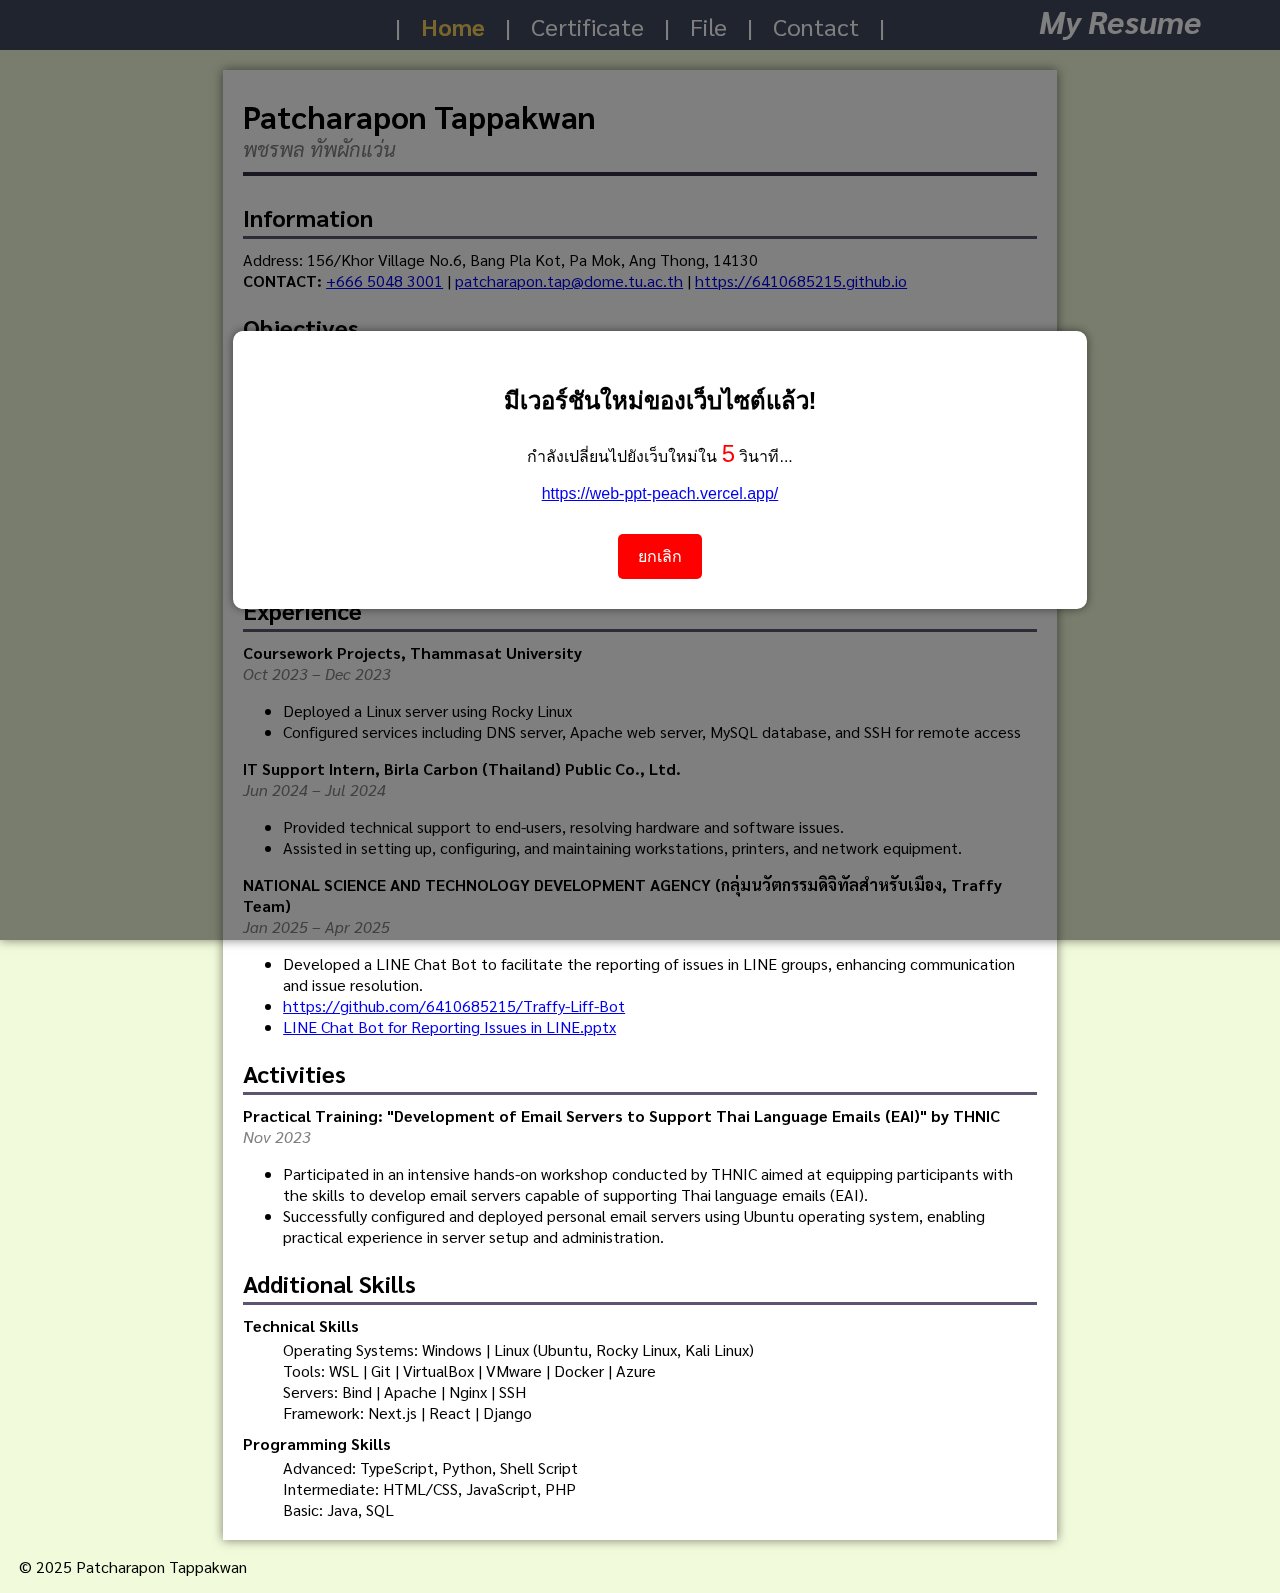
<file: index.html>
<!DOCTYPE html>
<html lang="en">

<head>
  <meta charset="UTF-8">
  <meta name="viewport" content="width=device-width, initial-scale=1.0">

  <link rel="icon" href="css/favicon.png">
  <title>Resume Patcharapon TU</title>

  <link rel="stylesheet" href="css/desktop.css">
  <link rel="stylesheet" href="css/mobile.css">
  <link rel="stylesheet" href="css/tablet.css">

  <link rel="preconnect" href="https://fonts.googleapis.com">
  <link rel="preconnect" href="https://fonts.gstatic.com" crossorigin>
  <link href="https://fonts.googleapis.com/css2?family=Sarabun" rel="stylesheet">

  <script>
    function openNav() {
      document.getElementById("mySidenav").style.width = "250px";
    }

    function closeNav() {
      document.getElementById("mySidenav").style.width = "0";
    }
    </script>
    <style>
    #popup {
      position: fixed;
      top: 0; left: 0;
      width: 100%; height: 100%;
      background-color: rgba(0,0,0,0.5);
      display: flex;
      align-items: center;
      justify-content: center;
      z-index: 1000;
    }
    #popup-content {
      background: white;
      padding: 30px;
      border-radius: 10px;
      text-align: center;
      font-family: sans-serif;
    }
    #countdown {
      font-size: 24px;
      color: red;
      margin-top: 15px;
    }
     #cancel-btn {
      margin-top: 15px;
      padding: 10px 20px;
      background-color: red;
      color: white;
      border: none;
      border-radius: 5px;
      cursor: pointer;
      font-size: 16px;
    }
    #cancel-btn:hover {
      background-color: #ff4d4d;
    }
  </style>

</head>

<body>
  <header>
    <span class="hidden-pc" ><a href="javascript:void(0)" onclick="openNav()">☰</a></span>
    <div id="mySidenav">
      <ul>
        <li><a href="javascript:void(0)" class="closebtn" onclick="closeNav()">×</a></li>
        <li>|<a class="b-h" href="/">Home</a></li>
        <li>|<a href="certificate.html">Certificate</a></li>
        <li>|<a href="file.html">File</a></li>
        <li>|<a href="contact.html">Contact</a><span class="hidden-m">|</span></li>
      </ul>
    </div>
    <h1>My Resume</h1>
  </header>

  <div>
  <main>
    <div>
      <section class="head">
        <h1>Patcharapon Tappakwan</h1>
        <p><i>พชรพล ทัพผักแว่น</i></p>
      </section>
      <section class="info">
        <h2>Information</h2>
        <p>Address: 156/Khor Village No.6, Bang Pla Kot, Pa Mok, Ang Thong, 14130 <br>
          <b>CONTACT:</b>
          <a href="tel:+66650483001" target="_blank">
            +666 5048 3001</a> |
          <a href="mailto:patcharapon.tap@dome.tu.ac.th" target="_blank">
            patcharapon.tap@dome.tu.ac.th</a> |
          <a href="https://6410685215.github.io/contact">
            https://6410685215.github.io</a>
          </a>
        </p>
      </section>
      <section class="obj">
        <h2>Objectives</h2>
        <p style="text-align: justify;"><span class="tab"></span>Intern seeking hands-on experience in software development, particularly in web-based application design and development. Eager to apply academic knowledge in web technologies such as HTML, CSS, JavaScript, and Next.js to real-world projects. Interested in learning about modern tools and practices, including API integration, SQL/NoSQL databases, and version control systems like Git. Looking for an opportunity to grow under the mentorship of experienced software developers and contribute to innovative development projects.
        </p>
      </section>
      <section class="edu">
        <h2>Education</h2>
        <p><b>Thammasat University</b> (Thailand), <i>2021 - Present</i> <br>
          Bachelor of Engineering in Computer Engineering
        </p>
      </section>
      <section class="exp">
        <h2>Experience</h2>
        <p><b>Coursework Projects, Thammasat University</b> <br>
          <i>Oct 2023 – Dec 2023</i> <br>
        </p>
        <ul>
          <li>Deployed a Linux server using Rocky Linux</li>
          <li>Configured services including DNS server, Apache web server, MySQL database, and SSH for remote access
          </li>
        </ul>
        <p><b>IT Support Intern, Birla Carbon (Thailand) Public Co., Ltd.</b> <br>
          <i>Jun 2024 – Jul 2024</i> <br>
        </p>
        <ul>
          <li>Provided technical support to end-users, resolving hardware and software issues.</li>
          <li>Assisted in setting up, configuring, and maintaining workstations, printers, and network equipment.
          </li>
        </ul>
        <p><b>NATIONAL SCIENCE AND TECHNOLOGY DEVELOPMENT AGENCY (กลุ่มนวัตกรรมดิจิทัลสำหรับเมือง, Traffy Team)</b> <br>
          <i>Jan 2025 – Apr 2025</i> <br>
        </p>
        <ul>
          <li>Developed a LINE Chat Bot to facilitate the reporting of issues in LINE groups, enhancing communication and
            issue resolution.</li>
          <li><a href="https://github.com/6410685215/Traffy-Liff-Bot" target="_blank">https://github.com/6410685215/Traffy-Liff-Bot</a></li>
          <li><a href="https://1drv.ms/p/c/226a59821a369577/ESIqHa4__hFDtzOzV9MgDhIBZX7_FrrxlkeOp2o2-Tk1KQ?e=GqTnyO" target="_blank" rel="noopener noreferrer">LINE Chat Bot for Reporting Issues in LINE.pptx</a></li>
        </ul>
      </section>
      <section class="act">
        <h2>Activities</h2>
        <p><b>Practical Training: "Development of Email Servers to Support Thai Language Emails (EAI)" by THNIC</b> <br>
          <i>Nov 2023</i>
        </p>
        <ul>
          <li>Participated in an intensive hands-on workshop conducted by THNIC aimed at equipping participants with the
            skills to develop email servers capable of supporting Thai language emails (EAI).</li>
          <li>Successfully configured and deployed personal email servers using Ubuntu operating system, enabling
            practical experience in server setup and administration.</li>
        </ul>
      </section>
      <section class="add">
        <h2>Additional Skills</h2>
        <p><b>Technical Skills</b></p>
        <ul>
          <li>Operating Systems: Windows | Linux (Ubuntu, Rocky Linux, Kali Linux)</li>
          <li>Tools: WSL | Git | VirtualBox | VMware | Docker | Azure</li>
          <li>Servers: Bind | Apache | Nginx | SSH</li>
          <li>Framework: Next.js | React | Django</li>
        </ul>
        <p><b>Programming Skills</b></p>
        <ul>
          <li>Advanced: TypeScript, Python, Shell Script</li>
          <li>Intermediate: HTML/CSS, JavaScript, PHP</li>
          <li>Basic: Java, SQL</li>
        </ul>
      </section>
    </div>

    <div id="popup">
      <div id="popup-content">
        <h2>มีเวอร์ชันใหม่ของเว็บไซต์แล้ว!</h2>
        <p>กำลังเปลี่ยนไปยังเว็บใหม่ใน <span id="countdown">5</span> วินาที...</p>
        <p><a href="https://web-ppt-peach.vercel.app/">https://web-ppt-peach.vercel.app/</a></p>
        <button id="cancel-btn">ยกเลิก</button>
      </div>
    </div>

    <script>
      let countdown = 5;
      const countdownElement = document.getElementById('countdown');
      const popup = document.getElementById('popup');
      const cancelBtn = document.getElementById('cancel-btn');
      let interval;

      function startCountdown() {
        interval = setInterval(() => {
          countdown--;
          countdownElement.textContent = countdown;

          if (countdown <= 0) {
            clearInterval(interval);
            window.location.href = "https://web-ppt-peach.vercel.app/"; // เปลี่ยน URL ที่นี่
          }
        }, 1000);
      }

      cancelBtn.addEventListener('click', () => {
        clearInterval(interval);
        popup.style.display = 'none';
      });

      // เริ่มนับถอยหลัง
      startCountdown();
    </script>
  </main>

  <footer>
    <p>© 2025 Patcharapon Tappakwan</p>
  </footer>
  </div>
</body>

</html>
</file>
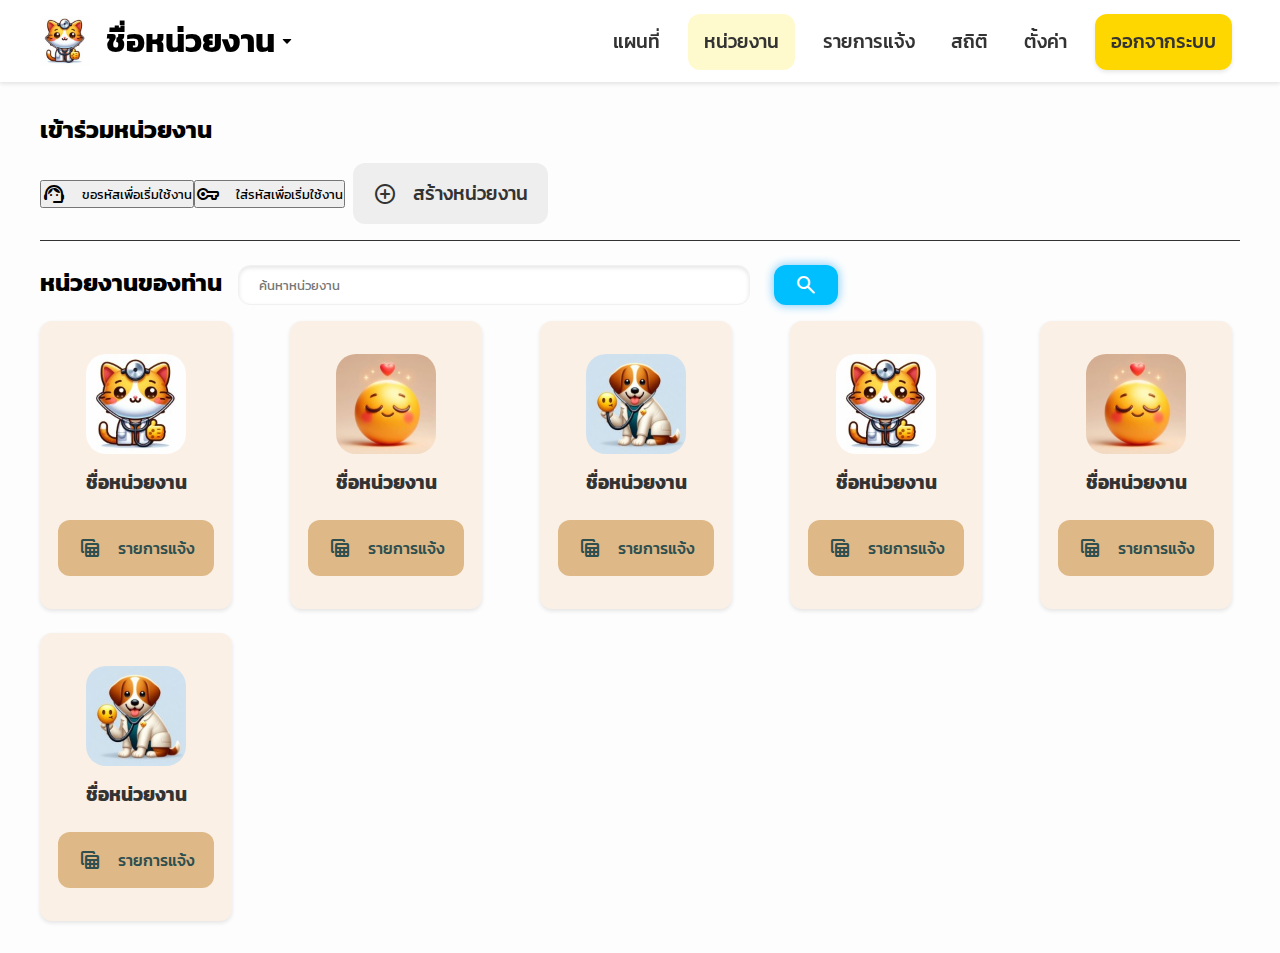
<file: citydata/index.html>
<!DOCTYPE html>
<html lang="en">

<head>
    <meta charset="UTF-8">
    <meta name="viewport" content="width=device-width, initial-scale=1.0">
    <meta name="description" content="Traffy Fondue Dashboard">
    <title>Traffy Fondue</title>

    <link rel="stylesheet" href="styles.css">
    <link rel="stylesheet"
        href="https://fonts.googleapis.com/css?family=Kanit:200,300,400,500,600,700,800,900&display=swap">
    <link rel="stylesheet" href="https://fonts.googleapis.com/css2?family=Material+Symbols+Rounded">
    <link rel="stylesheet" href="modal.css">
</head>

<body>
    <header class="content">
        <div class="org-menu">
            <div>
                <img src="./image/img-3.jpeg" alt="">
                <h1>ชื่อหน่วยงาน
                    <span class="material-symbols-rounded">
                        arrow_drop_down</span>
                </h1>
            </div>
        </div>
        <div class="main-nav">
            <nav>
                <ul>
                    <li class="nav-btn"><a href="#">แผนที่</a></li>
                    <li class="point"><a href="#">หน่วยงาน</a></li>
                    <li class="nav-btn"><a href="#">รายการแจ้ง</a></li>
                    <li class="nav-btn"><a href="#">สถิติ</a></li>
                    <li class="nav-btn"><a href="#">ตั้งค่า</a></li>
                    <li class="logout-btn"><a href="#">ออกจากระบบ</a></li>
                </ul>
            </nav>
        </div>
    </header>
    <main>
        <section class="main-sec-join content">
            <h2>เข้าร่วมหน่วยงาน</h2>
            <div class="action-sec-join">
                <button id="fondue-help-join" onclick="openModal('fondue-help-join')">
                    <div class="btn-sec-join">
                        <span class="material-symbols-rounded">
                            support_agent
                        </span>
                        <p>ขอรหัสเพื่อเริ่มใช้งาน</p>
                    </div>
                </button><button id="code-join" class="openModal">
                    <div class="btn-sec-join">
                        <span class="material-symbols-rounded">
                            vpn_key
                        </span>
                        <p>ใส่รหัสเพื่อเริ่มใช้งาน</p>
                    </div>
                </button><a href="">
                    <div class="btn-sec-join">
                        <span class="material-symbols-rounded">
                            add_circle
                        </span>
                        <p>สร้างหน่วยงาน</p>
                    </div>
                </a>
            </div>
        </section>
        <section class="action-modal">
            <div id="modal-container">
                <div class="modal-background">
                    <div class="modal">
                        <h2>การขอ "รหัสเข้าใช้งาน" สำหรับ Traffy Fondue สามารถทำตามขั้นตอนดังนี้:</h2>
                        <p>1. แจ้งชื่อหน่วยงาน ที่ประสงค์จะขอรหัสเข้าใช้งาน</p>
                        <p>2. ระบุชื่อจังหวัดที่หน่วยงานตั้งอยู่</p>
                        <p>3. เบอร์โทรศัพท์ของผู้ขอรับรหัส, เบอร์โทรศัพท์ที่สามารถติดต่อได้</p>
                        <p>4. ส่งภาพเอกสารยืนยันตัวตน หนังสือราชการ หรือเอกสารที่สามารถยืนยันว่าเป็นตัวแทนจากหน่วยงานที่ขอ</p>
                        <img src="./image/lineQR.png" alt="" width="120px" style="margin-inline: auto;">
                        <p style="text-align: center; margin-inline: auto;">ส่งข้อมูลทั้งหมดผ่าน LINE ID: @fonduehelp ให้กับเจ้าหน้า Traffy Fondue</p>
                        <a href="line://ti/p/@fonduehelp?oat_referrer=PROFILE">
                            <div class="btn-fondue-help">
                                <span class="material-symbols-rounded">
                                    open_in_new
                                </span>
                                <p>ขอรหัสเพื่อเริ่มใช้งาน</p>
                            </div>
                        </a>
                    </div>
                </div>
            </div>
        </section>
        <section class="main-sec-org content">
            <div class="search-sec-org">
                <h2>หน่วยงานของท่าน</h2>
                <input type="text" placeholder="ค้นหาหน่วยงาน">
                <button>
                    <span class="material-symbols-rounded">
                        search
                    </span>
                </button>
            </div>
            <div class="sec-org-card">
                <a href="">
                    <div class="org-card">
                        <div class="org-card-img">
                            <img src="./image/img-3.jpeg" alt="">
                        </div>
                        <div class="org-card-info">
                            <h3>ชื่อหน่วยงาน</h3>
                        </div>
                        <div class="org-card-action">
                            <div class="btn-org-card">
                                <span class="material-symbols-rounded">
                                    table_view
                                </span>
                                <p>รายการแจ้ง</p>
                            </div>
                        </div>
                    </div>
                </a>
                <a href="">
                    <div class="org-card">
                        <div class="org-card-img">
                            <img src="./image/img-2.jpeg" alt="">
                        </div>
                        <div class="org-card-info">
                            <h3>ชื่อหน่วยงาน</h3>
                        </div>
                        <div class="org-card-action">
                            <div class="btn-org-card">
                                <span class="material-symbols-rounded">
                                    table_view
                                </span>
                                <p>รายการแจ้ง</p>
                            </div>
                        </div>
                    </div>
                </a>
                <a href="">
                    <div class="org-card">
                        <div class="org-card-img">
                            <img src="./image/img-1.jpeg" alt="">
                        </div>
                        <div class="org-card-info">
                            <h3>ชื่อหน่วยงาน</h3>
                        </div>
                        <div class="org-card-action">
                            <div class="btn-org-card">
                                <span class="material-symbols-rounded">
                                    table_view
                                </span>
                                <p>รายการแจ้ง</p>
                            </div>
                        </div>
                    </div>
                </a>
                <a href="">
                    <div class="org-card">
                        <div class="org-card-img">
                            <img src="./image/img-3.jpeg" alt="">
                        </div>
                        <div class="org-card-info">
                            <h3>ชื่อหน่วยงาน</h3>
                        </div>
                        <div class="org-card-action">
                            <div class="btn-org-card">
                                <span class="material-symbols-rounded">
                                    table_view
                                </span>
                                <p>รายการแจ้ง</p>
                            </div>
                        </div>
                    </div>
                </a>
                <a href="">
                    <div class="org-card">
                        <div class="org-card-img">
                            <img src="./image/img-2.jpeg" alt="">
                        </div>
                        <div class="org-card-info">
                            <h3>ชื่อหน่วยงาน</h3>
                        </div>
                        <div class="org-card-action">
                            <div class="btn-org-card">
                                <span class="material-symbols-rounded">
                                    table_view
                                </span>
                                <p>รายการแจ้ง</p>
                            </div>
                        </div>
                    </div>
                </a>
                <a href="">
                    <div class="org-card">
                        <div class="org-card-img">
                            <img src="./image/img-1.jpeg" alt="">
                        </div>
                        <div class="org-card-info">
                            <h3>ชื่อหน่วยงาน</h3>
                        </div>
                        <div class="org-card-action">
                            <div class="btn-org-card">
                                <span class="material-symbols-rounded">
                                    table_view
                                </span>
                                <p>รายการแจ้ง</p>
                            </div>
                        </div>
                    </div>
                </a>
            </div>
        </section>
    </main>
    <footer class="content">

    </footer>
    <script src="modal.js"></script>
</body>

</html>
</file>
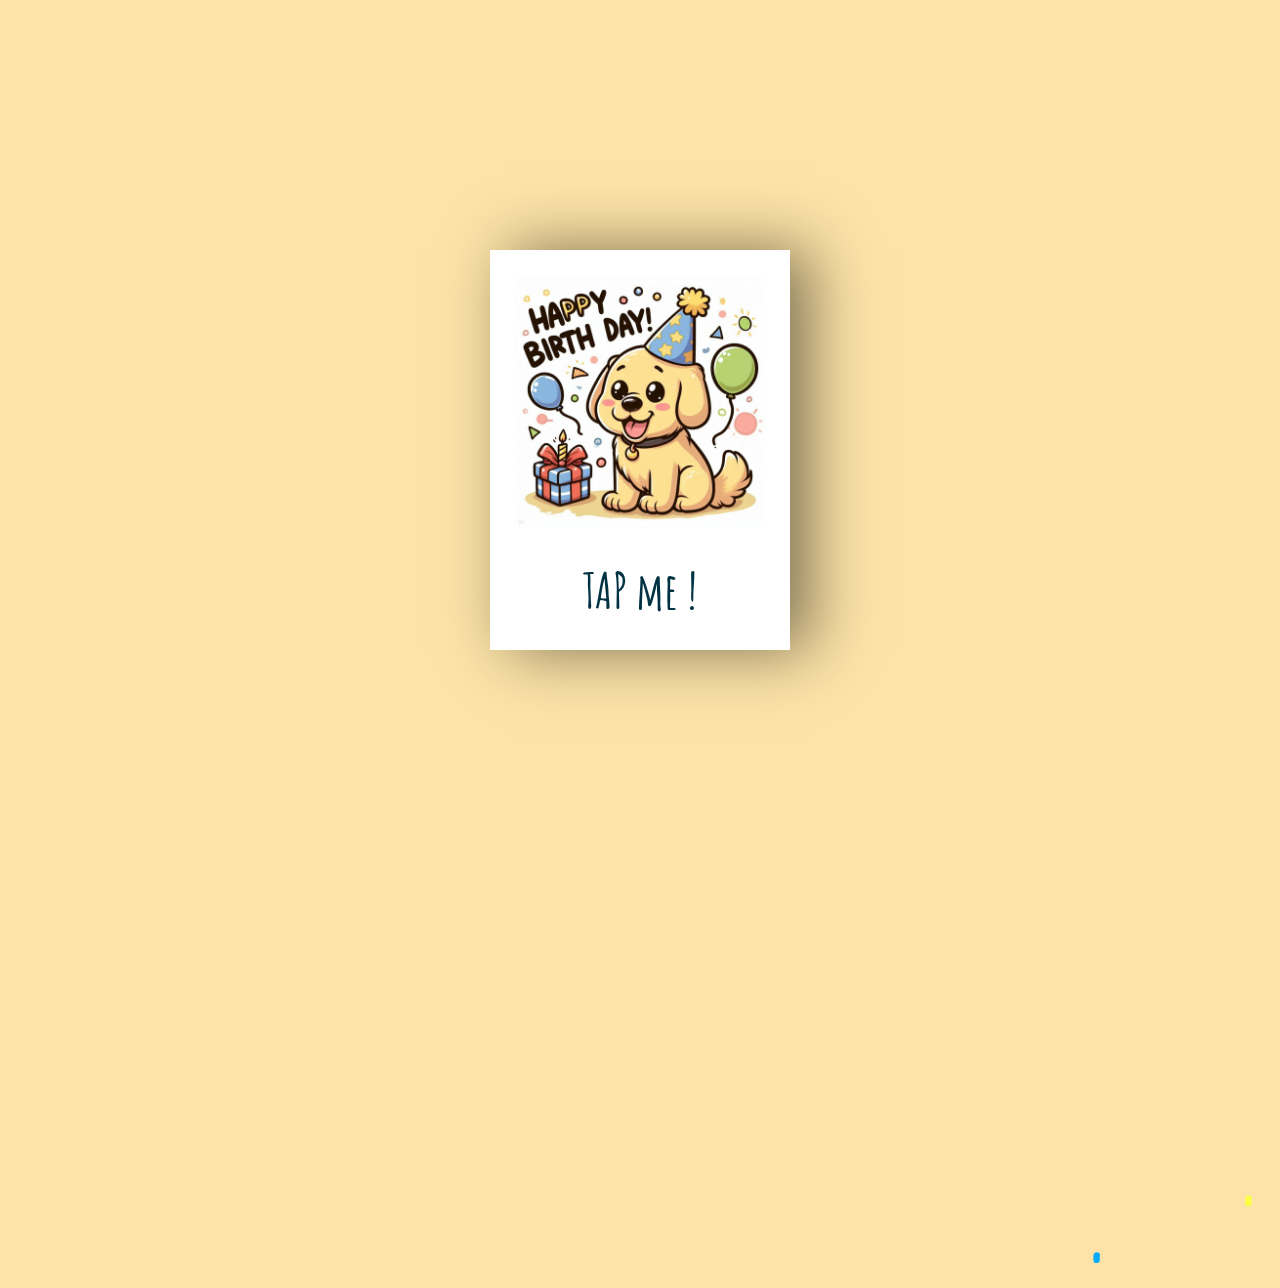
<file: pond-kridsada/index.html>
<!DOCTYPE html>
<html lang="en">
<head>
    <meta charset="UTF-8">
    <meta name="viewport" content="width=device-width, initial-scale=1.0">

	<link rel="icon" href="/css/favicon.png">
    <title>HBD - Pond</title>
    
    <link rel="stylesheet" href="css/style.css">
</head>
<body>
    <div class="card" id="tap-hover">
		<div class="imgBox">
			<div class="bark"></div>
            <div class="cover">
                <img src="image/goldenHBD_new.jpg">
                <h1>TAP me !</h1>
            </div>
		</div>
		<div class="details">
			<h2 class="color1">You're Puppy!</h2>
			<h3 class="color2">(Birthday Greeting!)</h3>
			<p><span class="space-20"></span>Today is the birthday of the person </p>
			<p>who is spreading joy and positivity all</p>
			<p><span class="space-3"></span>around. 🎉 May this special day bring </p>
			<p><span class="space-5"></span>you endless joy and tons of precious </p>
			<p><span class="space-10"></span>memories! 🎁🎈</p>
			<p><span class="space-40"></span>Happy Birthday to a great guy! </p>
			<p>You do so much for others. I hope you </p>
			<p><span class="space-3"></span>can take some time for yourself on your </p>
			<p><span class="space-5"></span>big day. You deserve it as much as </p>
			<p><span class="space-10"></span>anyone, and more than most. 🏆</p>
			<p class="text-right">Best Birthday, Pond!🎂</p>
		</div>
	</div>

	<div id="confetti-holder">
	
		<svg id="e0DQ82qcIov1" xmlns="http://www.w3.org/2000/svg" xmlns:xlink="http://www.w3.org/1999/xlink"
			viewBox="0 0 400 400" shape-rendering="geometricPrecision" text-rendering="geometricPrecision">
			<g id="e0DQ82qcIov2" transform="matrix(.5 0 0 0.5 25.964331 264.154351)">
				<g>
					<rect id="e0DQ82qcIov4" width="5.05" height="5.05" rx="0" ry="0"
						transform="matrix(.936393-.282895 0.286251 0.981448 64.977577 368.672426)" opacity="0.977955"
						fill="#c072ff" />
					<rect id="e0DQ82qcIov5" width="5.36" height="5.36" rx="0" ry="0"
						transform="matrix(-.52026 0.880062-.736215-.676747 48.193974 354.593138)" opacity="0.495795"
						fill="#c072ff" />
					<rect id="e0DQ82qcIov6" width="5.46" height="5.46" rx="0" ry="0"
						transform="matrix(.273897-.984967 0.886688 0.462368 73.798015 371.925674)" opacity="0.979768"
						fill="#ff648b" />
					<rect id="e0DQ82qcIov7" width="5.54" height="5.54" rx="0" ry="0"
						transform="matrix(-.594399 0.776885-.805945-.628994 30.669552 351.24617)" opacity="0.586336"
						fill="#ff648b" />
					<rect id="e0DQ82qcIov8" width="5.73" height="5.73" rx="0" ry="0"
						transform="matrix(.826776-.60135 0.407215 0.913332 35.887649 362.339551)" opacity="0.723288"
						fill="#00cfff" />
					<rect id="e0DQ82qcIov9" width="5.6" height="5.6" rx="0" ry="0"
						transform="matrix(.119809-1.015296 0.947042 0.321109 56.065517 361.261792)" opacity="0.567307"
						fill="#00cfff" />
					<rect id="e0DQ82qcIov10" width="5.07" height="5.07" rx="0" ry="0"
						transform="matrix(-.904592 0.476332-.271776-.96236 53.206615 363.602305)" opacity="0.713493"
						fill="#fbff45" />
					<rect id="e0DQ82qcIov11" width="4.4" height="4.4" rx="0" ry="0"
						transform="matrix(1.002242-.201723-.010821 0.999941 48.410803 340.641092)" opacity="0.659697"
						fill="#fbff45" />
					<rect id="e0DQ82qcIov12" width="4.79" height="4.79" rx="0" ry="0"
						transform="matrix(-.728809-.71695 0.834175-.5515 31.057268 346.447909)" opacity="0.842201"
						fill="#fbff45" />
				</g>
				<rect id="e0DQ82qcIov13" width="4.31" height="4.31" rx="0" ry="0"
					transform="matrix(.917199-.398429 0.398429 0.917199 43.298438 368.953002)" opacity="0.673915"
					fill="#bdff34" />
				<rect id="e0DQ82qcIov14" width="4.1" height="4.1" rx="0" ry="0"
					transform="matrix(-.081417-.99668 0.99668-.081417 26.811226 362.919013)" opacity="0.90469"
					fill="#bdff34" />
				<rect id="e0DQ82qcIov15" width="4.19" height="4.19" rx="0" ry="0"
					transform="matrix(-.99218 0.124814-.335708-.96565 53.592025 335.720453)" opacity="0.38981"
					fill="#bdff34" />
				<rect id="e0DQ82qcIov16" width="5" height="5" rx="0" ry="0"
					transform="matrix(-.208082-.978111 0.978111-.208082 64.721271 330.656082)" opacity="0.89513"
					fill="#bdff34" />
				<rect id="e0DQ82qcIov17" width="5.49" height="5.49" rx="0" ry="0"
					transform="matrix(.999714 0.023909-.023909 0.999714 39.643755 341.438936)" opacity="0.729057"
					fill="#bdff34" />
				<rect id="e0DQ82qcIov18" width="5.38" height="5.38" rx="0" ry="0"
					transform="matrix(-.951755-.306858 0.104556-1.01698 35.098205 371.498135)" opacity="0.815943"
					fill="#0af" />
				<rect id="e0DQ82qcIov19" width="4.4" height="4.4" rx="0" ry="0"
					transform="matrix(.696163 0.717883-.717883 0.696163 69.474594 340.093007)" opacity="0.851205"
					fill="#0af" />
				<rect id="e0DQ82qcIov20" width="4.33" height="4.33" rx="0" ry="0"
					transform="matrix(.734915 0.67816-.67816 0.734915 57.020715 379.065431)" opacity="0.55536"
					fill="#0af" />
				<rect id="e0DQ82qcIov21" width="5.22" height="5.22" rx="0" ry="0"
					transform="matrix(-.775496-.631353 0.631353-.775496 35.902264 339.066393)" opacity="0.614565"
					fill="#0af" />
				<rect id="e0DQ82qcIov22" width="4.83" height="4.83" rx="0" ry="0"
					transform="matrix(.840567 0.541708-.36304 0.95571 70.962808 331.267633)" opacity="0.766126"
					fill="#fdb168" />
				<rect id="e0DQ82qcIov23" width="4.2" height="4.2" rx="0" ry="0"
					transform="matrix(-.852823-.522201 0.522201-.852823 81.806291 363.566238)" opacity="0.559862"
					fill="#fdb168" />
				<rect id="e0DQ82qcIov24" width="4.54" height="4.54" rx="0" ry="0"
					transform="matrix(.598884 0.800836-.800836 0.598884 80.494029 335.455588)" opacity="0.950555"
					fill="#fdb168" />
				<rect id="e0DQ82qcIov25" width="5.74" height="5.74" rx="0" ry="0"
					transform="matrix(.999985-.00541 0.00541 0.999985 39.928055 326.929249)" opacity="0.677693"
					fill="#fdb168" />
				<path id="e0DQ82qcIov26"
					d="M65.36,380.69l-1,.55-.54-1c-.291171-.535898-.846123-.875751-1.455811-.891538s-1.181484.294889-1.5.815-.33536,1.17064-.044189,1.706538l2.18,4l4-2.18c.828427-.452874,1.132873-1.491573.68-2.32s-1.491573-1.132873-2.32-.68Z"
					transform="matrix(.913672-.406453 0.406453 0.913672-169.96593 59.145085)" fill="#ff648b" />
				<path id="e0DQ82qcIov27"
					d="M73.25,326l-1,.48-.48-1c-.403168-.828427-1.401573-1.173168-2.23-.77s-1.173168,1.401573-.77,2.23l1.95,4l4-1.95c.535898-.260804.891952-.787695.934038-1.382199s-.236188-1.1663-.73-1.5-1.12814-.378605-1.664038-.117801Z"
					transform="translate(-20.000595 0.001253)" fill="#ffa4bb" />
				<path id="e0DQ82qcIov28"
					d="M59.79,359.68l-1.09.91-.92-1.09c-.474847-.63703-1.263543-.958542-2.048422-.835037s-1.436723.671692-1.692987,1.423766-.07476,1.584221.471409,2.161271l3.66,4.36L62.53,363c.902986-.75663,1.02163-2.102014.265-3.005s-2.102014-1.02163-3.005-.265Z"
					transform="translate(-19.99905 0.000039)" fill="#e0b9ff" />
				<polygon id="e0DQ82qcIov29"
					points="84.7,374.79 82.18,375.73 82.97,373.16 81.3,371.05 83.99,371 85.48,368.76 86.36,371.31 88.95,372.03 86.8,373.65 86.91,376.34 84.7,374.79"
					transform="translate(-20.000002 0.000003)" fill="#fdb168" />
				<polygon id="e0DQ82qcIov30"
					points="86.87,345.57 84.55,347.61 84.34,344.52 81.69,342.95 84.55,341.8 85.23,338.79 87.21,341.16 90.28,340.88 88.64,343.49 89.86,346.32 86.87,345.57"
					transform="translate(-20.000001-.000003)" fill="#fed3aa" />
				<polygon id="e0DQ82qcIov31"
					points="52.58,342.08 50.64,344.06 50.25,341.32 47.78,340.09 50.26,338.87 50.67,336.14 52.59,338.12 55.32,337.66 54.02,340.11 55.3,342.56 52.58,342.08"
					transform="translate(-20 0.000006)" fill="#fed3aa" />
				<circle id="e0DQ82qcIov32" r="2.84" transform="matrix(1 0 0.212557 1 21.079994 358.87)" fill="#00cfff" />
				<circle id="e0DQ82qcIov33" r="3.37" transform="matrix(1 0 0.212557 1 81.819993 336.5)" fill="#00cfff" />
			</g>
			<g id="e0DQ82qcIov34" transform="matrix(.5 0 0 0.5 169.566513 264.155382)">
				<g>
					<rect id="e0DQ82qcIov36" width="5.33" height="5.33" rx="0" ry="0"
						transform="matrix(-.259082-.988968 0.998906-.046758 337.859707 326.538286)" opacity="0.494701"
						fill="#c072ff" />
					<rect id="e0DQ82qcIov37" width="5.36" height="5.36" rx="0" ry="0"
						transform="matrix(-.52026 0.880062-.736215-.676747 335.40214 354.604187)" opacity="0.495795"
						fill="#c072ff" />
					<rect id="e0DQ82qcIov38" width="5.54" height="5.54" rx="0" ry="0"
						transform="matrix(-.594399 0.776885-.805945-.628994 317.848305 351.239972)" opacity="0.586336"
						fill="#ff648b" />
					<rect id="e0DQ82qcIov39" width="5.6" height="5.6" rx="0" ry="0"
						transform="matrix(.105301-.972508 1.015296 0.119809 343.104343 361.714571)" opacity="0.567307"
						fill="#00cfff" />
					<rect id="e0DQ82qcIov40" width="4.4" height="4.4" rx="0" ry="0"
						transform="matrix(.957064-.202212 0.201723 1.002242 335.225782 340.62479)" opacity="0.659697"
						fill="#fbff45" />
				</g>
				<rect id="e0DQ82qcIov41" width="4.31" height="4.31" rx="0" ry="0"
					transform="matrix(.917199-.398429 0.398429 0.917199 330.488863 368.958161)" opacity="0.673915"
					fill="#bdff34" />
				<rect id="e0DQ82qcIov42" width="4.19" height="4.19" rx="0" ry="0"
					transform="matrix(-.99218 0.124814-.124814-.99218 340.346061 335.782621)" opacity="0.38981"
					fill="#bdff34" />
				<rect id="e0DQ82qcIov43" width="4.4" height="4.4" rx="0" ry="0"
					transform="matrix(.696163 0.717883-.569909 0.848753 356.330011 339.76603)" opacity="0.851205"
					fill="#0af" />
				<rect id="e0DQ82qcIov44" width="4.33" height="4.33" rx="0" ry="0"
					transform="matrix(.734915 0.67816-.67816 0.734915 344.231055 379.046296)" opacity="0.55536"
					fill="#0af" />
				<rect id="e0DQ82qcIov45" width="5.22" height="5.22" rx="0" ry="0"
					transform="matrix(-.775496-.631353 0.466516-.909694 323.53011 339.412127)" opacity="0.614565"
					fill="#0af" />
				<rect id="e0DQ82qcIov46" width="5.16" height="5.16" rx="0" ry="0"
					transform="matrix(-.587644-.80912 0.80912-.587644 368.660951 351.715923)" opacity="0.561724"
					fill="#fdb168" />
				<rect id="e0DQ82qcIov47" width="4.83" height="4.83" rx="0" ry="0"
					transform="matrix(.840567 0.541708-.541708 0.840567 358.58508 331.55421)" opacity="0.766126"
					fill="#fdb168" />
				<rect id="e0DQ82qcIov48" width="4.2" height="4.2" rx="0" ry="0"
					transform="matrix(-.852823-.522201 0.340928-.96382 369.386316 363.793275)" opacity="0.559862"
					fill="#fdb168" />
				<rect id="e0DQ82qcIov49" width="4.54" height="4.54" rx="0" ry="0"
					transform="matrix(.598884 0.800836-.673539 0.769107 367.404518 335.079243)" opacity="0.950555"
					fill="#fdb168" />
				<rect id="e0DQ82qcIov50" width="5.74" height="3" rx="0" ry="0"
					transform="matrix(.915917 0.401368-.401368 0.915917 328.522583 325.989372)" opacity="0.677693"
					fill="#fdb168" />
				<path id="e0DQ82qcIov51"
					d="M312.56,380.69l-1,.55-.55-1c-.291171-.535898-.846123-.875751-1.455811-.891538s-1.181484.294889-1.5.815-.33536,1.17064-.044189,1.706538l2.18,4l4-2.18c.828427-.452873,1.132873-1.491573.68-2.32s-1.491573-1.132873-2.32-.68Z"
					transform="translate(19.999862-.000002)" fill="#ffa4bb" />
				<path id="e0DQ82qcIov52"
					d="M320.45,326l-1,.48-.49-1c-.403168-.828427-1.401573-1.173168-2.23-.77s-1.173168,1.401573-.77,2.23l1.94,4l4-1.95c.828427-.400406,1.175406-1.396573.775-2.225s-1.396573-1.175406-2.225-.775Z"
					transform="translate(20.00151-.00183)" fill="#ff648b" />
				<path id="e0DQ82qcIov53"
					d="M307,359.68l-1.1.91-.9-1.09c-.77893-.822972-2.06436-.896096-2.931595-.16677s-1.015618,2.008256-.338405,2.91677l3.65,4.36l4.37-3.66c.902986-.75663,1.02163-2.102014.265-3.005s-2.102014-1.02163-3.005-.265Z"
					transform="translate(19.998733 0.000008)" fill="#c072ff" />
				<polygon id="e0DQ82qcIov54"
					points="331.9,374.79 329.38,375.73 330.17,373.16 328.49,371.05 331.19,371 332.68,368.76 333.55,371.31 336.15,372.03 333.99,373.65 334.11,376.34 331.9,374.79"
					transform="matrix(.962685-.270623 0.270623 0.962685-68.420318 103.835142)" fill="#fdb168" />
				<polygon id="e0DQ82qcIov55"
					points="334.06,345.57 331.74,347.61 331.54,344.52 328.88,342.95 331.75,341.8 332.43,338.79 334.41,341.16 337.48,340.88 335.84,343.49 337.06,346.32 334.06,345.57"
					transform="matrix(.772735 0.634728-.634728 0.772735 313.558859-133.481571)" fill="#fed3aa" />
				<polygon id="e0DQ82qcIov56"
					points="319.78,342.08 317.84,344.06 317.45,341.32 314.98,340.09 317.46,338.87 317.87,336.14 319.79,338.12 322.52,337.66 321.22,340.11 322.5,342.56 319.78,342.08"
					transform="translate(0 0.000006)" fill="#cfff6b" />
				<circle id="e0DQ82qcIov57" r="2.51" transform="translate(350.29 359.83)" fill="#0af" />
				<circle id="e0DQ82qcIov58" r="3.37" transform="translate(369.01 336.5)" fill="#00cfff" />
			</g>
			<path id="e0DQ82qcIov74"
				d="M102.82,10c0,2-2,2-2,4s2,2,2,4-2,2-2,4s2,2,2,4-2,2-2,4s2,2,2,4-2,2-2,4s2,2,2,4-2,2-2,4s2,2,2,4-2,2-2,4"
				transform="matrix(1.993734 0.158196-.158196 1.993734-117.819725 332.826905)" fill="none" stroke="#ff648b"
				stroke-linecap="round" stroke-miterlimit="10" stroke-dashoffset="153.37" stroke-dasharray="16,85.68" />
			<path id="e0DQ82qcIov75"
				d="M89.77,10c0,2-2,2-2,4s2,2,2,4-2,2-2,4s2,2,2,4-2,2-2,4s2,2,2,4-2,2-2,4s2,2,2,4-2,2-2,4s2,2,2,4-2,2-2,4"
				transform="matrix(1.993734 0.158196-.158196 1.993734-181.43862 318.626535)" fill="none" stroke="#00cfff"
				stroke-linecap="round" stroke-miterlimit="10" stroke-dashoffset="153.37" stroke-dasharray="16,85.68" />
			<path id="e0DQ82qcIov76"
				d="M96.3,10c0,2-2,2-2,4s2,2,2,4-2,2-2,4s2,2,2,4-2,2-2,4s2,2,2,4-2,2-2,4s2,2,2,4-2,2-2,4s2,2,2,4-2,2-2,4"
				transform="matrix(1.987757-.220959 0.220959 1.987757 190.754493 289.449147)" fill="none" stroke="#fbff45"
				stroke-linecap="round" stroke-miterlimit="10" stroke-dashoffset="153.37" stroke-dasharray="16,85.68" />
			<path id="e0DQ82qcIov77"
				d="M109.34,10c0,2-2,2-2,4s2,2,2,4-2,2-2,4s2,2,2,4-2,2-2,4s2,2,2,4-2,2-2,4s2,2,2,4-2,2-2,4s2,2,2,4-2,2-2,4"
				transform="matrix(1.987757-.220959 0.220959 1.987757 117.393384 310.099187)" fill="none" stroke="#0af"
				stroke-linecap="round" stroke-miterlimit="10" stroke-dashoffset="153.37" stroke-dasharray="16,85.68" />
			<script>
				// <![CDATA[
						(function (s, i, u, o, c, w, d, t, n, x, e, p, a, b) { (a = document.getElementById(i.root)).svgatorPlayer = { ready: (function (a) { b = []; return function (c) { return c ? (b.push(c), a.svgatorPlayer) : b } })(a) }; w[o] = w[o] || {}; w[o][s] = w[o][s] || []; w[o][s].push(i); e = d.createElementNS(n, t); e.async = true; e.setAttributeNS(x, 'href', [u, s, '.', 'j', 's', '?', 'v', '=', c].join('')); e.setAttributeNS(null, 'src', [u, s, '.', 'j', 's', '?', 'v', '=', c].join('')); p = d.getElementsByTagName(t)[0]; p.parentNode.insertBefore(e, p); })('91c80d77', { "root": "e0DQ82qcIov1", "version": "2022-05-04", "animations": [{ "elements": { "e0DQ82qcIov2": { "transform": { "data": { "t": { "x": -51.928662, "y": -353.428619 } }, "keys": { "o": [{ "t": 200, "v": { "x": 51.928662, "y": 440.868661, "type": "corner" }, "e": [0, 0, 0.58, 1] }, { "t": 600, "v": { "x": 120.290877, "y": 0.059958, "type": "corner" }, "e": [0.42, 0, 1, 1] }, { "t": 1880, "v": { "x": 172.503841, "y": 132.490147, "type": "corner" } }, { "t": 3200, "v": { "x": 290.290877, "y": 432.441375, "type": "corner" } }], "s": [{ "t": 200, "v": { "x": 0.5, "y": 0.5 }, "e": [0, 0, 0.58, 1] }, { "t": 600, "v": { "x": 1, "y": 1 } }] } } }, "e0DQ82qcIov4": { "transform": { "data": { "k": { "x": 12, "y": -12 }, "t": { "x": -2.525, "y": -2.525 } }, "keys": { "o": [{ "t": 0, "v": { "x": 68.064753, "y": 370.436272, "type": "corner" }, "e": [0.42, 0, 0.58, 1] }, { "t": 600, "v": { "x": 138.217652, "y": 366.183102, "type": "corner" }, "e": [0.42, 0, 1, 1] }, { "t": 3000, "v": { "x": 62.969741, "y": 597.053495, "type": "corner" } }], "r": [{ "t": 0, "v": -4.25997, "e": [0.42, 0, 0.58, 1] }, { "t": 600, "v": 3.089446 }, { "t": 3000, "v": 715.74003 }], "s": [{ "t": 0, "v": { "x": 1, "y": 1 }, "e": [0.42, 0, 0.58, 1] }, { "t": 500, "v": { "x": 1, "y": -1 }, "e": [0.42, 0, 0.58, 1] }, { "t": 1000, "v": { "x": 1, "y": 1 }, "e": [0.42, 0, 0.58, 1] }, { "t": 1500, "v": { "x": -1, "y": 1 }, "e": [0.42, 0, 0.58, 1] }, { "t": 2000, "v": { "x": 1, "y": 1 }, "e": [0.42, 0, 0.58, 1] }, { "t": 2500, "v": { "x": 1, "y": -1 }, "e": [0.42, 0, 0.58, 1] }, { "t": 3000, "v": { "x": 1, "y": 1 } }] } } }, "e0DQ82qcIov5": { "transform": { "data": { "k": { "x": 0, "y": -12 }, "t": { "x": -2.68, "y": -2.68 } }, "keys": { "o": [{ "t": 0, "v": { "x": 44.82662, "y": 355.138022, "type": "corner" }, "e": [0.42, 0, 0.58, 1] }, { "t": 600, "v": { "x": 59.1463, "y": 304.670723, "type": "corner" }, "e": [0.42, 0, 1, 1] }, { "t": 3000, "v": { "x": -73.608537, "y": 494.439665, "type": "corner" } }], "r": [{ "t": 0, "v": 132.589988, "e": [0.42, 0, 0.58, 1] }, { "t": 600, "v": 139.939404 }, { "t": 3000, "v": 852.589988 }], "s": [{ "t": 0, "v": { "x": 1, "y": 1 }, "e": [0.42, 0, 0.58, 1] }, { "t": 500, "v": { "x": 1, "y": -1 }, "e": [0.42, 0, 0.58, 1] }, { "t": 1000, "v": { "x": 1, "y": 1 }, "e": [0.42, 0, 0.58, 1] }, { "t": 1500, "v": { "x": -1, "y": 1 }, "e": [0.42, 0, 0.58, 1] }, { "t": 2000, "v": { "x": 1, "y": 1 }, "e": [0.42, 0, 0.58, 1] }, { "t": 2500, "v": { "x": 1, "y": -1 }, "e": [0.42, 0, 0.58, 1] }, { "t": 3000, "v": { "x": 1, "y": 1 } }] } } }, "e0DQ82qcIov6": { "transform": { "data": { "k": { "x": 0, "y": -12 }, "t": { "x": -2.73, "y": -2.73 } }, "keys": { "o": [{ "t": 0, "v": { "x": 76.966411, "y": 370.498978, "type": "corner" }, "e": [0.42, 0, 0.58, 1] }, { "t": 600, "v": { "x": 155.616925, "y": 356.566181, "type": "corner" }, "e": [0.42, 0, 1, 1] }, { "t": 3000, "v": { "x": 93.036148, "y": 575.583428, "type": "corner" } }], "r": [{ "t": 0, "v": -62.459981, "e": [0.42, 0, 0.58, 1] }, { "t": 600, "v": -55.110565 }, { "t": 3000, "v": 657.540019 }], "s": [{ "t": 0, "v": { "x": 1, "y": 1 }, "e": [0.42, 0, 0.58, 1] }, { "t": 500, "v": { "x": 1, "y": -1 }, "e": [0.42, 0, 0.58, 1] }, { "t": 1000, "v": { "x": 1, "y": 1 }, "e": [0.42, 0, 0.58, 1] }, { "t": 1500, "v": { "x": -1, "y": 1 }, "e": [0.42, 0, 0.58, 1] }, { "t": 2000, "v": { "x": 1, "y": 1 }, "e": [0.42, 0, 0.58, 1] }, { "t": 2500, "v": { "x": 1, "y": -1 }, "e": [0.42, 0, 0.58, 1] }, { "t": 3000, "v": { "x": 1, "y": 1 } }] } } }, "e0DQ82qcIov7": { "transform": { "data": { "k": { "x": 12, "y": -12 }, "t": { "x": -2.77, "y": -2.77 } }, "keys": { "o": [{ "t": 0, "v": { "x": 26.7906, "y": 351.65583, "type": "corner" }, "e": [0.42, 0, 0.58, 1] }, { "t": 600, "v": { "x": -2.272941, "y": 293.411173, "type": "corner" }, "e": [0.42, 0, 1, 1] }, { "t": 3000, "v": { "x": -163.981636, "y": 470.444934, "type": "corner" } }], "r": [{ "t": 0, "v": 139.969992, "e": [0.42, 0, 0.58, 1] }, { "t": 600, "v": 147.319408 }, { "t": 3000, "v": 859.969992 }], "s": [{ "t": 0, "v": { "x": 1, "y": 1 }, "e": [0.42, 0, 0.58, 1] }, { "t": 500, "v": { "x": 1, "y": -1 }, "e": [0.42, 0, 0.58, 1] }, { "t": 1000, "v": { "x": 1, "y": 1 }, "e": [0.42, 0, 0.58, 1] }, { "t": 1500, "v": { "x": -1, "y": 1 }, "e": [0.42, 0, 0.58, 1] }, { "t": 2000, "v": { "x": 1, "y": 1 }, "e": [0.42, 0, 0.58, 1] }, { "t": 2500, "v": { "x": 1, "y": -1 }, "e": [0.42, 0, 0.58, 1] }, { "t": 3000, "v": { "x": 1, "y": 1 } }] } } }, "e0DQ82qcIov8": { "transform": { "data": { "k": { "x": 0, "y": -12 }, "t": { "x": -2.865, "y": -2.865 } }, "keys": { "o": [{ "t": 0, "v": { "x": 39.423034, "y": 363.233381, "type": "corner" }, "e": [0.42, 0, 0.58, 1] }, { "t": 600, "v": { "x": 36.500064, "y": 344.648626, "type": "corner" }, "e": [0.42, 0, 1, 1] }, { "t": 3000, "v": { "x": -112.122565, "y": 559.021139, "type": "corner" } }], "r": [{ "t": 0, "v": -24.030013, "e": [0.42, 0, 0.58, 1] }, { "t": 600, "v": -16.680597 }, { "t": 3000, "v": 695.969987 }], "s": [{ "t": 0, "v": { "x": 1, "y": 1 }, "e": [0.42, 0, 0.58, 1] }, { "t": 500, "v": { "x": 1, "y": -1 }, "e": [0.42, 0, 0.58, 1] }, { "t": 1000, "v": { "x": 1, "y": 1 }, "e": [0.42, 0, 0.58, 1] }, { "t": 1500, "v": { "x": -1, "y": 1 }, "e": [0.42, 0, 0.58, 1] }, { "t": 2000, "v": { "x": 1, "y": 1 }, "e": [0.42, 0, 0.58, 1] }, { "t": 2500, "v": { "x": 1, "y": -1 }, "e": [0.42, 0, 0.58, 1] }, { "t": 3000, "v": { "x": 1, "y": 1 } }] } } }, "e0DQ82qcIov9": { "transform": { "data": { "k": { "x": 0, "y": -12 }, "t": { "x": -2.8, "y": -2.8 } }, "keys": { "o": [{ "t": 0, "v": { "x": 59.052701, "y": 359.318068, "type": "corner" }, "e": [0.42, 0, 0.58, 1] }, { "t": 600, "v": { "x": -10.947299, "y": 310.72201, "type": "corner" }, "e": [0.42, 0, 1, 1] }, { "t": 3000, "v": { "x": -178.694775, "y": 502.764104, "type": "corner" } }], "r": [{ "t": 0, "v": -71.26999, "e": [0.42, 0, 0.58, 1] }, { "t": 600, "v": -63.920574 }, { "t": 3000, "v": 648.73001 }], "s": [{ "t": 0, "v": { "x": 1, "y": 1 }, "e": [0.42, 0, 0.58, 1] }, { "t": 500, "v": { "x": 1, "y": -1 }, "e": [0.42, 0, 0.58, 1] }, { "t": 1000, "v": { "x": 1, "y": 1 }, "e": [0.42, 0, 0.58, 1] }, { "t": 1500, "v": { "x": -1, "y": 1 }, "e": [0.42, 0, 0.58, 1] }, { "t": 2000, "v": { "x": 1, "y": 1 }, "e": [0.42, 0, 0.58, 1] }, { "t": 2500, "v": { "x": 1, "y": -1 }, "e": [0.42, 0, 0.58, 1] }, { "t": 3000, "v": { "x": 1, "y": 1 } }] } } }, "e0DQ82qcIov10": { "transform": { "data": { "k": { "x": 0, "y": -12 }, "t": { "x": -2.535, "y": -2.535 } }, "keys": { "o": [{ "t": 0, "v": { "x": 50.224523, "y": 362.370224, "type": "corner" }, "e": [0.42, 0, 0.58, 1] }, { "t": 600, "v": { "x": 67.315377, "y": 339.995252, "type": "corner" }, "e": [0.42, 0, 1, 1] }, { "t": 3000, "v": { "x": -59.443231, "y": 551.12236, "type": "corner" } }], "r": [{ "t": 0, "v": 164.230015, "e": [0.42, 0, 0.58, 1] }, { "t": 600, "v": 171.579431 }, { "t": 3000, "v": 884.230015 }], "s": [{ "t": 0, "v": { "x": 0.999999, "y": 0.999999 }, "e": [0.42, 0, 0.58, 1] }, { "t": 500, "v": { "x": 0.999999, "y": -1 }, "e": [0.42, 0, 0.58, 1] }, { "t": 1000, "v": { "x": 0.999999, "y": 1 }, "e": [0.42, 0, 0.58, 1] }, { "t": 1500, "v": { "x": -1, "y": 1 }, "e": [0.42, 0, 0.58, 1] }, { "t": 2000, "v": { "x": 1, "y": 1 }, "e": [0.42, 0, 0.58, 1] }, { "t": 2500, "v": { "x": 1, "y": -1 }, "e": [0.42, 0, 0.58, 1] }, { "t": 3000, "v": { "x": 1, "y": 1 } }] } } }, "e0DQ82qcIov11": { "transform": { "data": { "k": { "x": 0, "y": -12 }, "t": { "x": -2.2, "y": -2.2 } }, "keys": { "o": [{ "t": 0, "v": { "x": 50.591928, "y": 342.397172, "type": "corner" }, "e": [0.42, 0, 0.58, 1] }, { "t": 600, "v": { "x": 70.805055, "y": 272.948791, "type": "corner" }, "e": [0.42, 0, 1, 1] }, { "t": 3000, "v": { "x": -53.301182, "y": 445.3462, "type": "corner" } }], "r": [{ "t": 0, "v": 0.62001, "e": [0.42, 0, 0.58, 1] }, { "t": 600, "v": 7.969426 }, { "t": 3000, "v": 720.62001 }], "s": [{ "t": 0, "v": { "x": 1, "y": 1 }, "e": [0.42, 0, 0.58, 1] }, { "t": 500, "v": { "x": 1, "y": -1 }, "e": [0.42, 0, 0.58, 1] }, { "t": 1000, "v": { "x": 1, "y": 1 }, "e": [0.42, 0, 0.58, 1] }, { "t": 1500, "v": { "x": -1, "y": 1 }, "e": [0.42, 0, 0.58, 1] }, { "t": 2000, "v": { "x": 1, "y": 1 }, "e": [0.42, 0, 0.58, 1] }, { "t": 2500, "v": { "x": 1, "y": -1 }, "e": [0.42, 0, 0.58, 1] }, { "t": 3000, "v": { "x": 1, "y": 1 } }] } } }, "e0DQ82qcIov12": { "transform": { "data": { "k": { "x": 0, "y": -12 }, "t": { "x": -2.395, "y": -2.395 } }, "keys": { "o": [{ "t": 0, "v": { "x": 31.309619, "y": 343.409971, "type": "corner" }, "e": [0.42, 0, 0.58, 1] }, { "t": 600, "v": { "x": 10.075504, "y": 277.1748, "type": "corner" }, "e": [0.42, 0, 1, 1] }, { "t": 3000, "v": { "x": -150.760432, "y": 425.001715, "type": "corner" } }], "r": [{ "t": 0, "v": 236.530023, "e": [0.42, 0, 0.58, 1] }, { "t": 600, "v": 243.879439 }, { "t": 3000, "v": 956.530023 }], "s": [{ "t": 0, "v": { "x": 1, "y": 1 }, "e": [0.42, 0, 0.58, 1] }, { "t": 500, "v": { "x": 1, "y": -1 }, "e": [0.42, 0, 0.58, 1] }, { "t": 1000, "v": { "x": 1, "y": 1 }, "e": [0.42, 0, 0.58, 1] }, { "t": 1500, "v": { "x": -1, "y": 1 }, "e": [0.42, 0, 0.58, 1] }, { "t": 2000, "v": { "x": 1, "y": 1 }, "e": [0.42, 0, 0.58, 1] }, { "t": 2500, "v": { "x": 1, "y": -1 }, "e": [0.42, 0, 0.58, 1] }, { "t": 3000, "v": { "x": 1, "y": 1 } }] } } }, "e0DQ82qcIov13": { "transform": { "data": { "r": -23.480008, "t": { "x": -2.155, "y": -2.155 } }, "keys": { "o": [{ "t": 0, "v": { "x": 46.133617, "y": 370.070952, "type": "corner" }, "e": [0.42, 0, 0.58, 1] }, { "t": 600, "v": { "x": 23.496828, "y": 362.012633, "type": "corner" }, "e": [0.42, 0, 1, 1] }, { "t": 3000, "v": { "x": -66.196782, "y": 589.990632, "type": "corner" } }] } } }, "e0DQ82qcIov14": { "transform": { "data": { "r": 265.32998, "t": { "x": -2.05, "y": -2.05 } }, "keys": { "o": [{ "t": 0, "v": { "x": 28.687515, "y": 360.708914, "type": "corner" }, "e": [0.42, 0, 0.58, 1] }, { "t": 600, "v": { "x": -38.480575, "y": 329.213846, "type": "corner" }, "e": [0.42, 0, 1, 1] }, { "t": 3000, "v": { "x": -157.079058, "y": 544.79685, "type": "corner" } }], "s": [{ "t": 600, "v": { "x": 1, "y": 1 }, "e": [0.645, 0.045, 0.355, 1] }, { "t": 800, "v": { "x": 0, "y": 0 }, "e": [0.645, 0.045, 0.355, 1] }, { "t": 1000, "v": { "x": 1, "y": 1 }, "e": [0.645, 0.045, 0.355, 1] }, { "t": 1200, "v": { "x": 0, "y": 0 }, "e": [0.645, 0.045, 0.355, 1] }, { "t": 1400, "v": { "x": 1, "y": 1 }, "e": [0.645, 0.045, 0.355, 1] }, { "t": 1600, "v": { "x": 0, "y": 0 }, "e": [0.645, 0.045, 0.355, 1] }, { "t": 1800, "v": { "x": 1, "y": 1 }, "e": [0.645, 0.045, 0.355, 1] }, { "t": 2000, "v": { "x": 0, "y": 0 }, "e": [0.645, 0.045, 0.355, 1] }, { "t": 2200, "v": { "x": 1, "y": 1 }, "e": [0.645, 0.045, 0.355, 1] }, { "t": 2400, "v": { "x": 0, "y": 0 }, "e": [0.645, 0.045, 0.355, 1] }, { "t": 2600, "v": { "x": 1, "y": 1 }, "e": [0.645, 0.045, 0.355, 1] }, { "t": 2800, "v": { "x": 0, "y": 0 }, "e": [0.645, 0.045, 0.355, 1] }, { "t": 3000, "v": { "x": 1, "y": 1 } }] } } }, "e0DQ82qcIov15": { "transform": { "data": { "r": 172.829984, "k": { "x": 12, "y": 0 }, "t": { "x": -2.095, "y": -2.095 } }, "keys": { "o": [{ "t": 0, "v": { "x": 50.810098, "y": 333.958901, "type": "corner" }, "e": [0.42, 0, 0.58, 1] }, { "t": 600, "v": { "x": 34.042574, "y": 225.979204, "type": "corner" }, "e": [0.42, 0, 1, 1] }, { "t": 3000, "v": { "x": -39.880905, "y": 368.085033, "type": "corner" } }] } } }, "e0DQ82qcIov16": { "transform": { "data": { "r": 257.990019, "t": { "x": -2.5, "y": -2.5 } }, "keys": { "o": [{ "t": 0, "v": { "x": 66.646344, "y": 327.690598, "type": "corner" }, "e": [0.42, 0, 0.58, 1] }, { "t": 600, "v": { "x": 85.54472, "y": 215.365754, "type": "corner" }, "e": [0.42, 0, 1, 1] }, { "t": 3000, "v": { "x": 25.149435, "y": 337.898437, "type": "corner" } }], "s": [{ "t": 600, "v": { "x": 1, "y": 1 }, "e": [0.645, 0.045, 0.355, 1] }, { "t": 800, "v": { "x": 0, "y": 0 }, "e": [0.645, 0.045, 0.355, 1] }, { "t": 1000, "v": { "x": 1, "y": 1 }, "e": [0.645, 0.045, 0.355, 1] }, { "t": 1200, "v": { "x": 0, "y": 0 }, "e": [0.645, 0.045, 0.355, 1] }, { "t": 1400, "v": { "x": 1, "y": 1 }, "e": [0.645, 0.045, 0.355, 1] }, { "t": 1600, "v": { "x": 0, "y": 0 }, "e": [0.645, 0.045, 0.355, 1] }, { "t": 1800, "v": { "x": 1, "y": 1 }, "e": [0.645, 0.045, 0.355, 1] }, { "t": 2000, "v": { "x": 0, "y": 0 }, "e": [0.645, 0.045, 0.355, 1] }, { "t": 2200, "v": { "x": 1, "y": 1 }, "e": [0.645, 0.045, 0.355, 1] }, { "t": 2400, "v": { "x": 0, "y": 0 }, "e": [0.645, 0.045, 0.355, 1] }, { "t": 2600, "v": { "x": 1, "y": 1 }, "e": [0.645, 0.045, 0.355, 1] }, { "t": 2800, "v": { "x": 0, "y": 0 }, "e": [0.645, 0.045, 0.355, 1] }, { "t": 3000, "v": { "x": 1, "y": 1 } }] } } }, "e0DQ82qcIov17": { "transform": { "data": { "r": 1.370016, "t": { "x": -2.745, "y": -2.745 } }, "keys": { "o": [{ "t": 0, "v": { "x": 42.32234, "y": 344.248782, "type": "corner" }, "e": [0.42, 0, 0.58, 1] }, { "t": 600, "v": { "x": 4.991094, "y": 282.082718, "type": "corner" }, "e": [0.42, 0, 1, 1] }, { "t": 3000, "v": { "x": -97.714501, "y": 439.325802, "type": "corner" } }], "s": [{ "t": 600, "v": { "x": 1, "y": 1 }, "e": [0.645, 0.045, 0.355, 1] }, { "t": 800, "v": { "x": 0, "y": 0 }, "e": [0.645, 0.045, 0.355, 1] }, { "t": 1000, "v": { "x": 1, "y": 1 }, "e": [0.645, 0.045, 0.355, 1] }, { "t": 1200, "v": { "x": 0, "y": 0 }, "e": [0.645, 0.045, 0.355, 1] }, { "t": 1400, "v": { "x": 1, "y": 1 }, "e": [0.645, 0.045, 0.355, 1] }, { "t": 1600, "v": { "x": 0, "y": 0 }, "e": [0.645, 0.045, 0.355, 1] }, { "t": 1800, "v": { "x": 1, "y": 1 }, "e": [0.645, 0.045, 0.355, 1] }, { "t": 2000, "v": { "x": 0, "y": 0 }, "e": [0.645, 0.045, 0.355, 1] }, { "t": 2200, "v": { "x": 1, "y": 1 }, "e": [0.645, 0.045, 0.355, 1] }, { "t": 2400, "v": { "x": 0, "y": 0 }, "e": [0.645, 0.045, 0.355, 1] }, { "t": 2600, "v": { "x": 1, "y": 1 }, "e": [0.645, 0.045, 0.355, 1] }, { "t": 2800, "v": { "x": 0, "y": 0 }, "e": [0.645, 0.045, 0.355, 1] }, { "t": 3000, "v": { "x": 1, "y": 1 } }] } } }, "e0DQ82qcIov18": { "transform": { "data": { "r": 197.869986, "k": { "x": 12, "y": 0 }, "t": { "x": -2.69, "y": -2.69 } }, "keys": { "o": [{ "t": 0, "v": { "x": 32.81924, "y": 367.937011, "type": "corner" }, "e": [0.42, 0, 0.58, 1] }, { "t": 600, "v": { "x": -26.123954, "y": 350.393784, "type": "corner" }, "e": [0.42, 0, 1, 1] }, { "t": 3000, "v": { "x": -143.266235, "y": 567.352506, "type": "corner" } }], "s": [{ "t": 600, "v": { "x": 1, "y": 1 }, "e": [0.645, 0.045, 0.355, 1] }, { "t": 800, "v": { "x": 0, "y": 0 }, "e": [0.645, 0.045, 0.355, 1] }, { "t": 1000, "v": { "x": 1, "y": 1 }, "e": [0.645, 0.045, 0.355, 1] }, { "t": 1200, "v": { "x": 0, "y": 0 }, "e": [0.645, 0.045, 0.355, 1] }, { "t": 1400, "v": { "x": 1, "y": 1 }, "e": [0.645, 0.045, 0.355, 1] }, { "t": 1600, "v": { "x": 0, "y": 0 }, "e": [0.645, 0.045, 0.355, 1] }, { "t": 1800, "v": { "x": 1, "y": 1 }, "e": [0.645, 0.045, 0.355, 1] }, { "t": 2000, "v": { "x": 0, "y": 0 }, "e": [0.645, 0.045, 0.355, 1] }, { "t": 2200, "v": { "x": 1, "y": 1 }, "e": [0.645, 0.045, 0.355, 1] }, { "t": 2400, "v": { "x": 0, "y": 0 }, "e": [0.645, 0.045, 0.355, 1] }, { "t": 2600, "v": { "x": 1, "y": 1 }, "e": [0.645, 0.045, 0.355, 1] }, { "t": 2800, "v": { "x": 0, "y": 0 }, "e": [0.645, 0.045, 0.355, 1] }, { "t": 3000, "v": { "x": 1, "y": 1 } }] } } }, "e0DQ82qcIov19": { "transform": { "data": { "r": 45.880004, "s": { "x": 0.999999, "y": 0.999999 }, "t": { "x": -2.2, "y": -2.2 } }, "keys": { "o": [{ "t": 0, "v": { "x": 69.42681, "y": 343.203907, "type": "corner" }, "e": [0.42, 0, 0.58, 1] }, { "t": 600, "v": { "x": 102.53224, "y": 268.644497, "type": "corner" }, "e": [0.42, 0, 1, 1] }, { "t": 3000, "v": { "x": 69.576063, "y": 432.418181, "type": "corner" } }] } } }, "e0DQ82qcIov20": { "transform": { "data": { "r": 42.699998, "s": { "x": 1.000001, "y": 1.000001 }, "t": { "x": -2.165, "y": -2.165 } }, "keys": { "o": [{ "t": 0, "v": { "x": 57.14359, "y": 382.12474, "type": "corner" }, "e": [0.42, 0, 0.58, 1] }, { "t": 600, "v": { "x": 52.363073, "y": 377.223158, "type": "corner" }, "e": [0.42, 0, 1, 1] }, { "t": 3000, "v": { "x": -18.856827, "y": 649.588199, "type": "corner" } }] } } }, "e0DQ82qcIov21": { "transform": { "data": { "r": 219.15, "t": { "x": -2.61, "y": -2.61 } }, "keys": { "o": [{ "t": 0, "v": { "x": 35.526051, "y": 335.394518, "type": "corner" }, "e": [0.42, 0, 0.58, 1] }, { "t": 600, "v": { "x": -20.675301, "y": 231.001058, "type": "corner" }, "e": [0.42, 0, 1, 1] }, { "t": 3000, "v": { "x": -135.418854, "y": 375.028305, "type": "corner" } }] } } }, "e0DQ82qcIov22": { "transform": { "data": { "r": 32.799978, "k": { "x": 12, "y": 0 }, "t": { "x": -2.415, "y": -2.415 } }, "keys": { "o": [{ "t": 0, "v": { "x": 72.116036, "y": 334.883898, "type": "corner" }, "e": [0.42, 0, 0.58, 1] }, { "t": 600, "v": { "x": 107.372441, "y": 221.01296, "type": "corner" }, "e": [0.42, 0, 1, 1] }, { "t": 3000, "v": { "x": 76.814992, "y": 361.197371, "type": "corner" } }], "s": [{ "t": 600, "v": { "x": 1, "y": 1 }, "e": [0.645, 0.045, 0.355, 1] }, { "t": 800, "v": { "x": 0, "y": 0 }, "e": [0.645, 0.045, 0.355, 1] }, { "t": 1000, "v": { "x": 1, "y": 1 }, "e": [0.645, 0.045, 0.355, 1] }, { "t": 1200, "v": { "x": 0, "y": 0 }, "e": [0.645, 0.045, 0.355, 1] }, { "t": 1400, "v": { "x": 1, "y": 1 }, "e": [0.645, 0.045, 0.355, 1] }, { "t": 1600, "v": { "x": 0, "y": 0 }, "e": [0.645, 0.045, 0.355, 1] }, { "t": 1800, "v": { "x": 1, "y": 1 }, "e": [0.645, 0.045, 0.355, 1] }, { "t": 2000, "v": { "x": 0, "y": 0 }, "e": [0.645, 0.045, 0.355, 1] }, { "t": 2200, "v": { "x": 1, "y": 1 }, "e": [0.645, 0.045, 0.355, 1] }, { "t": 2400, "v": { "x": 0, "y": 0 }, "e": [0.645, 0.045, 0.355, 1] }, { "t": 2600, "v": { "x": 1, "y": 1 }, "e": [0.645, 0.045, 0.355, 1] }, { "t": 2800, "v": { "x": 0, "y": 0 }, "e": [0.645, 0.045, 0.355, 1] }, { "t": 3000, "v": { "x": 1, "y": 1 } }] } } }, "e0DQ82qcIov23": { "transform": { "data": { "r": 211.47999, "t": { "x": -2.1, "y": -2.1 } }, "keys": { "o": [{ "t": 0, "v": { "x": 81.111985, "y": 360.678689, "type": "corner" }, "e": [0.42, 0, 0.58, 1] }, { "t": 600, "v": { "x": 124.737201, "y": 325.050741, "type": "corner" }, "e": [0.42, 0, 1, 1] }, { "t": 3000, "v": { "x": 107.54102, "y": 522.863102, "type": "corner" } }], "s": [{ "t": 600, "v": { "x": 1, "y": 1 }, "e": [0.645, 0.045, 0.355, 1] }, { "t": 800, "v": { "x": 0, "y": 0 }, "e": [0.645, 0.045, 0.355, 1] }, { "t": 1000, "v": { "x": 1, "y": 1 }, "e": [0.645, 0.045, 0.355, 1] }, { "t": 1200, "v": { "x": 0, "y": 0 }, "e": [0.645, 0.045, 0.355, 1] }, { "t": 1400, "v": { "x": 1, "y": 1 }, "e": [0.645, 0.045, 0.355, 1] }, { "t": 1600, "v": { "x": 0, "y": 0 }, "e": [0.645, 0.045, 0.355, 1] }, { "t": 1800, "v": { "x": 1, "y": 1 }, "e": [0.645, 0.045, 0.355, 1] }, { "t": 2000, "v": { "x": 0, "y": 0 }, "e": [0.645, 0.045, 0.355, 1] }, { "t": 2200, "v": { "x": 1, "y": 1 }, "e": [0.645, 0.045, 0.355, 1] }, { "t": 2400, "v": { "x": 0, "y": 0 }, "e": [0.645, 0.045, 0.355, 1] }, { "t": 2600, "v": { "x": 1, "y": 1 }, "e": [0.645, 0.045, 0.355, 1] }, { "t": 2800, "v": { "x": 0, "y": 0 }, "e": [0.645, 0.045, 0.355, 1] }, { "t": 3000, "v": { "x": 1, "y": 1 } }] } } }, "e0DQ82qcIov24": { "transform": { "data": { "r": 53.209996, "t": { "x": -2.27, "y": -2.27 } }, "keys": { "o": [{ "t": 0, "v": { "x": 80.035598, "y": 338.632952, "type": "corner" }, "e": [0.42, 0, 0.58, 1] }, { "t": 600, "v": { "x": 120.28118, "y": 242.721211, "type": "corner" }, "e": [0.42, 0, 1, 1] }, { "t": 3000, "v": { "x": 100.686271, "y": 390.591294, "type": "corner" } }] } } }, "e0DQ82qcIov25": { "transform": { "data": { "r": -0.309972, "t": { "x": -2.87, "y": -2.87 } }, "keys": { "o": [{ "t": 0, "v": { "x": 42.81354, "y": 329.78368, "type": "corner" }, "e": [0.42, 0, 0.58, 1] }, { "t": 600, "v": { "x": 9.077533, "y": 200.244515, "type": "corner" }, "e": [0.42, 0, 1, 1] }, { "t": 3000, "v": { "x": -81.070598, "y": 353.708746, "type": "corner" } }] } } }, "e0DQ82qcIov26": { "transform": { "data": { "t": { "x": -64.251358, "y": -382.608965 } }, "keys": { "o": [{ "t": 0, "v": { "x": 44.251196, "y": 382.608963, "type": "corner" }, "e": [0.42, 0, 0.58, 1] }, { "t": 600, "v": { "x": 5.056724, "y": 240.47839, "type": "corner" }, "e": [0.42, 0, 1, 1] }, { "t": 3000, "v": { "x": -48.895685, "y": 624.464424, "type": "corner" } }], "r": [{ "t": 600, "v": -23.982197 }, { "t": 3000, "v": -27.416918 }] } } }, "e0DQ82qcIov27": { "transform": { "data": { "t": { "x": -72.129825, "y": -327.740721 } }, "keys": { "o": [{ "t": 0, "v": { "x": 52.12923, "y": 327.741974, "type": "corner" }, "e": [0.42, 0, 0.58, 1] }, { "t": 600, "v": { "x": 28.30154, "y": 210.136787, "type": "corner" }, "e": [0.42, 0, 1, 1] }, { "t": 3000, "v": { "x": -8.016826, "y": 321.537428, "type": "corner" } }], "r": [{ "t": 600, "v": 0 }, { "t": 3000, "v": -27.416918 }] } } }, "e0DQ82qcIov28": { "transform": { "data": { "t": { "x": -58.60866, "y": -362.624473 } }, "keys": { "o": [{ "t": 0, "v": { "x": 38.60961, "y": 362.624512, "type": "corner" }, "e": [0.42, 0, 0.58, 1] }, { "t": 600, "v": { "x": -19.604272, "y": 334.474967, "type": "corner" }, "e": [0.42, 0, 1, 1] }, { "t": 3000, "v": { "x": -91.676691, "y": 528.405553, "type": "corner" } }], "r": [{ "t": 600, "v": 0 }, { "t": 3000, "v": -27.416918 }] } } }, "e0DQ82qcIov29": { "transform": { "data": { "t": { "x": -85.125, "y": -372.55 } }, "keys": { "o": [{ "t": 0, "v": { "x": 65.124998, "y": 372.550003, "type": "corner" }, "e": [0.42, 0, 0.58, 1] }, { "t": 600, "v": { "x": 60.58287, "y": 328.985605, "type": "corner" }, "e": [0.42, 0, 1, 1] }, { "t": 3000, "v": { "x": 39.906257, "y": 605.071179, "type": "corner" } }] } } }, "e0DQ82qcIov30": { "transform": { "data": { "t": { "x": -85.985, "y": -343.2 } }, "keys": { "o": [{ "t": 0, "v": { "x": 65.984999, "y": 343.199997, "type": "corner" }, "e": [0.42, 0, 0.58, 1] }, { "t": 600, "v": { "x": 67.093979, "y": 256.359486, "type": "corner" }, "e": [0.42, 0, 1, 1] }, { "t": 3000, "v": { "x": 55.179319, "y": 416.286149, "type": "corner" } }] } } }, "e0DQ82qcIov31": { "transform": { "data": { "t": { "x": -51.55, "y": -340.1 } }, "keys": { "o": [{ "t": 0, "v": { "x": 31.55, "y": 340.100006, "type": "corner" }, "e": [0.42, 0, 0.58, 1] }, { "t": 600, "v": { "x": -44.109368, "y": 248.924038, "type": "corner" }, "e": [0.42, 0, 1, 1] }, { "t": 3000, "v": { "x": -120.465769, "y": 398.715533, "type": "corner" } }] } } }, "e0DQ82qcIov32": { "transform": { "data": { "k": { "x": 12, "y": 0 }, "t": { "x": 0, "y": -0.000026 } }, "keys": { "o": [{ "t": 0, "v": { "x": 21.08, "y": 358.870026, "type": "corner" }, "e": [0.42, 0, 0.58, 1] }, { "t": 600, "v": { "x": -56.695208, "y": 316.172304, "type": "corner" }, "e": [0.42, 0, 1, 1] }, { "t": 3000, "v": { "x": -171.514115, "y": 510.141829, "type": "corner" } }] } } }, "e0DQ82qcIov33": { "transform": { "data": { "k": { "x": 12, "y": 0 }, "t": { "x": 0.000004, "y": -0.000031 } }, "keys": { "o": [{ "t": 0, "v": { "x": 81.819996, "y": 336.500031, "type": "corner" }, "e": [0.42, 0, 0.58, 1] }, { "t": 600, "v": { "x": 124.984262, "y": 237.108421, "type": "corner" }, "e": [0.42, 0, 1, 1] }, { "t": 3000, "v": { "x": 122.585537, "y": 383.057086, "type": "corner" } }] } } }, "e0DQ82qcIov34": { "transform": { "data": { "t": { "x": -339.133026, "y": -353.430679 } }, "keys": { "o": [{ "t": 0, "v": { "x": 339.133026, "y": 440.870722, "type": "corner" }, "e": [0, 0, 0.58, 1] }, { "t": 400, "v": { "x": 260.436988, "y": 0.00206, "type": "corner" }, "e": [0.42, 0, 1, 1] }, { "t": 3000, "v": { "x": 120.436988, "y": 472.443436, "type": "corner" } }], "s": [{ "t": 0, "v": { "x": 0.5, "y": 0.5 }, "e": [0, 0, 0.58, 1] }, { "t": 400, "v": { "x": 1, "y": 1 } }] } } }, "e0DQ82qcIov36": { "transform": { "data": { "k": { "x": 0, "y": -12 }, "t": { "x": -2.665, "y": -2.665 } }, "keys": { "o": [{ "t": 0, "v": { "x": 339.831338, "y": 323.778077, "type": "corner" }, "e": [0.42, 0, 0.58, 1] }, { "t": 600, "v": { "x": 360.698425, "y": 165.66525, "type": "corner" }, "e": [0.42, 0, 1, 1] }, { "t": 3000, "v": { "x": 404.696728, "y": 305.971088, "type": "corner" } }], "r": [{ "t": 0, "v": 267.319986, "e": [0.42, 0, 0.58, 1] }, { "t": 600, "v": 274.669402 }, { "t": 3000, "v": 987.319986 }], "s": [{ "t": 0, "v": { "x": 1, "y": 1 }, "e": [0.42, 0, 0.58, 1] }, { "t": 500, "v": { "x": 1, "y": -1 }, "e": [0.42, 0, 0.58, 1] }, { "t": 1000, "v": { "x": 1, "y": 1 }, "e": [0.42, 0, 0.58, 1] }, { "t": 1500, "v": { "x": -1, "y": 1 }, "e": [0.42, 0, 0.58, 1] }, { "t": 2000, "v": { "x": 1, "y": 1 }, "e": [0.42, 0, 0.58, 1] }, { "t": 2500, "v": { "x": 1, "y": -1 }, "e": [0.42, 0, 0.58, 1] }, { "t": 3000, "v": { "x": 1, "y": 1 } }] } } }, "e0DQ82qcIov37": { "transform": { "data": { "k": { "x": 0, "y": -12 }, "t": { "x": -2.68, "y": -2.679999 } }, "keys": { "o": [{ "t": 0, "v": { "x": 332.034787, "y": 355.149072, "type": "corner" }, "e": [0.42, 0, 0.58, 1] }, { "t": 600, "v": { "x": 335.734711, "y": 291.35666, "type": "corner" }, "e": [0.42, 0, 1, 1] }, { "t": 3000, "v": { "x": 365.763922, "y": 456.825595, "type": "corner" } }], "r": [{ "t": 0, "v": 132.589988, "e": [0.42, 0, 0.58, 1] }, { "t": 600, "v": 139.939404 }, { "t": 3000, "v": 852.589988 }], "s": [{ "t": 0, "v": { "x": 1, "y": 1 }, "e": [0.42, 0, 0.58, 1] }, { "t": 500, "v": { "x": 1, "y": -1 }, "e": [0.42, 0, 0.58, 1] }, { "t": 1000, "v": { "x": 1, "y": 1 }, "e": [0.42, 0, 0.58, 1] }, { "t": 1500, "v": { "x": -1, "y": 1 }, "e": [0.42, 0, 0.58, 1] }, { "t": 2000, "v": { "x": 1, "y": 1 }, "e": [0.42, 0, 0.58, 1] }, { "t": 2500, "v": { "x": 1, "y": -1 }, "e": [0.42, 0, 0.58, 1] }, { "t": 3000, "v": { "x": 1, "y": 1 } }] } } }, "e0DQ82qcIov38": { "transform": { "data": { "k": { "x": 12, "y": -12 }, "t": { "x": -2.77, "y": -2.77 } }, "keys": { "o": [{ "t": 0, "v": { "x": 313.969353, "y": 351.649632, "type": "corner" }, "e": [0.42, 0, 0.58, 1] }, { "t": 600, "v": { "x": 274.477002, "y": 277.997683, "type": "corner" }, "e": [0.42, 0, 1, 1] }, { "t": 3000, "v": { "x": 257.724466, "y": 430.117852, "type": "corner" } }], "r": [{ "t": 0, "v": 139.969992, "e": [0.42, 0, 0.58, 1] }, { "t": 600, "v": 147.319408 }, { "t": 3000, "v": 859.969992 }], "s": [{ "t": 0, "v": { "x": 1, "y": 1 }, "e": [0.42, 0, 0.58, 1] }, { "t": 500, "v": { "x": 1, "y": -1 }, "e": [0.42, 0, 0.58, 1] }, { "t": 1000, "v": { "x": 1, "y": 1 }, "e": [0.42, 0, 0.58, 1] }, { "t": 1500, "v": { "x": -1, "y": 1 }, "e": [0.42, 0, 0.58, 1] }, { "t": 2000, "v": { "x": 1, "y": 1 }, "e": [0.42, 0, 0.58, 1] }, { "t": 2500, "v": { "x": 1, "y": -1 }, "e": [0.42, 0, 0.58, 1] }, { "t": 3000, "v": { "x": 1, "y": 1 } }] } } }, "e0DQ82qcIov39": { "transform": { "data": { "k": { "x": 12, "y": -12 }, "t": { "x": -2.8, "y": -2.8 } }, "keys": { "o": [{ "t": 0, "v": { "x": 346.242015, "y": 359.327013, "type": "corner" }, "e": [0.42, 0, 0.58, 1] }, { "t": 600, "v": { "x": 381.987786, "y": 159.327013, "type": "corner" }, "e": [0.42, 0, 1, 1] }, { "t": 3000, "v": { "x": 460.321097, "y": 464.011506, "type": "corner" } }], "r": [{ "t": 0, "v": -71.26999, "e": [0.42, 0, 0.58, 1] }, { "t": 600, "v": -63.920574 }, { "t": 3000, "v": 648.73001 }], "s": [{ "t": 0, "v": { "x": 1, "y": 1 }, "e": [0.42, 0, 0.58, 1] }, { "t": 500, "v": { "x": 1, "y": -1 }, "e": [0.42, 0, 0.58, 1] }, { "t": 1000, "v": { "x": 1, "y": 1 }, "e": [0.42, 0, 0.58, 1] }, { "t": 1500, "v": { "x": -1, "y": 1 }, "e": [0.42, 0, 0.58, 1] }, { "t": 2000, "v": { "x": 1, "y": 1 }, "e": [0.42, 0, 0.58, 1] }, { "t": 2500, "v": { "x": 1, "y": -1 }, "e": [0.42, 0, 0.58, 1] }, { "t": 3000, "v": { "x": 1, "y": 1 } }] } } }, "e0DQ82qcIov40": { "transform": { "data": { "k": { "x": 12, "y": -12 }, "t": { "x": -2.2, "y": -2.2 } }, "keys": { "o": [{ "t": 0, "v": { "x": 337.775113, "y": 342.384855, "type": "corner" }, "e": [0.42, 0, 0.58, 1] }, { "t": 600, "v": { "x": 347.393466, "y": 258.599075, "type": "corner" }, "e": [0.42, 0, 1, 1] }, { "t": 3000, "v": { "x": 386.483034, "y": 404.151462, "type": "corner" } }], "r": [{ "t": 0, "v": 0.62001, "e": [0.42, 0, 0.58, 1] }, { "t": 600, "v": 7.969426 }, { "t": 3000, "v": 720.62001 }], "s": [{ "t": 0, "v": { "x": 1, "y": 1 }, "e": [0.42, 0, 0.58, 1] }, { "t": 500, "v": { "x": 1, "y": -1 }, "e": [0.42, 0, 0.58, 1] }, { "t": 1000, "v": { "x": 1, "y": 1 }, "e": [0.42, 0, 0.58, 1] }, { "t": 1500, "v": { "x": -1, "y": 1 }, "e": [0.42, 0, 0.58, 1] }, { "t": 2000, "v": { "x": 1, "y": 1 }, "e": [0.42, 0, 0.58, 1] }, { "t": 2500, "v": { "x": 1, "y": -1 }, "e": [0.42, 0, 0.58, 1] }, { "t": 3000, "v": { "x": 1, "y": 1 } }] } } }, "e0DQ82qcIov41": { "transform": { "data": { "r": -23.480008, "t": { "x": -2.155, "y": -2.155 } }, "keys": { "o": [{ "t": 0, "v": { "x": 333.324042, "y": 370.076111, "type": "corner" }, "e": [0.42, 0, 0.58, 1] }, { "t": 600, "v": { "x": 280.085239, "y": 356.710812, "type": "corner" }, "e": [0.42, 0, 1, 1] }, { "t": 3000, "v": { "x": 373.31293, "y": 536.26526, "type": "corner" } }] } } }, "e0DQ82qcIov42": { "transform": { "data": { "r": 172.829984, "t": { "x": -2.095, "y": -2.095 } }, "keys": { "o": [{ "t": 0, "v": { "x": 338.005958, "y": 333.965489, "type": "corner" }, "e": [0.42, 0, 0.58, 1] }, { "t": 600, "v": { "x": 290.630985, "y": 207.121767, "type": "corner" }, "e": [0.42, 0, 1, 1] }, { "t": 3000, "v": { "x": 391.973902, "y": 342.843305, "type": "corner" } }] } } }, "e0DQ82qcIov43": { "transform": { "data": { "r": 45.880004, "k": { "x": 12, "y": 0 }, "s": { "x": 0.999999, "y": 0.999999 }, "t": { "x": -2.2, "y": -2.2 } }, "keys": { "o": [{ "t": 0, "v": { "x": 356.60777, "y": 343.212629, "type": "corner" }, "e": [0.42, 0, 0.58, 1] }, { "t": 600, "v": { "x": 363.566855, "y": 252.567281, "type": "corner" }, "e": [0.42, 0, 1, 1] }, { "t": 3000, "v": { "x": 510.386099, "y": 398.403963, "type": "corner" } }] } } }, "e0DQ82qcIov44": { "transform": { "data": { "r": 42.699998, "t": { "x": -2.165, "y": -2.165 } }, "keys": { "o": [{ "t": 0, "v": { "x": 344.35393, "y": 382.105602, "type": "corner" }, "e": [0.42, 0, 0.58, 1] }, { "t": 600, "v": { "x": 308.944614, "y": 375.885601, "type": "corner" }, "e": [0.42, 0, 1, 1] }, { "t": 3000, "v": { "x": 419.910214, "y": 566.056536, "type": "corner" } }], "s": [{ "t": 600, "v": { "x": 1, "y": 1 }, "e": [0.645, 0.045, 0.355, 1] }, { "t": 800, "v": { "x": 0, "y": 0 }, "e": [0.645, 0.045, 0.355, 1] }, { "t": 1000, "v": { "x": 1, "y": 1 }, "e": [0.645, 0.045, 0.355, 1] }, { "t": 1200, "v": { "x": 0, "y": 0 }, "e": [0.645, 0.045, 0.355, 1] }, { "t": 1400, "v": { "x": 1, "y": 1 }, "e": [0.645, 0.045, 0.355, 1] }, { "t": 1600, "v": { "x": 0, "y": 0 }, "e": [0.645, 0.045, 0.355, 1] }, { "t": 1800, "v": { "x": 1, "y": 1 }, "e": [0.645, 0.045, 0.355, 1] }, { "t": 2000, "v": { "x": 0, "y": 0 }, "e": [0.645, 0.045, 0.355, 1] }, { "t": 2200, "v": { "x": 1, "y": 1 }, "e": [0.645, 0.045, 0.355, 1] }, { "t": 2400, "v": { "x": 0, "y": 0 }, "e": [0.645, 0.045, 0.355, 1] }, { "t": 2600, "v": { "x": 1, "y": 1 }, "e": [0.645, 0.045, 0.355, 1] }, { "t": 2800, "v": { "x": 0, "y": 0 }, "e": [0.645, 0.045, 0.355, 1] }, { "t": 3000, "v": { "x": 1, "y": 1 } }] } } }, "e0DQ82qcIov45": { "transform": { "data": { "r": 219.15, "k": { "x": 12, "y": 0 }, "t": { "x": -2.61, "y": -2.61 } }, "keys": { "o": [{ "t": 0, "v": { "x": 322.723673, "y": 335.389995, "type": "corner" }, "e": [0.42, 0, 0.58, 1] }, { "t": 600, "v": { "x": 236.074642, "y": 193.27712, "type": "corner" }, "e": [0.42, 0, 1, 1] }, { "t": 3000, "v": { "x": 305.43786, "y": 348.862778, "type": "corner" } }], "s": [{ "t": 600, "v": { "x": 1, "y": 1 }, "e": [0.645, 0.045, 0.355, 1] }, { "t": 800, "v": { "x": 0, "y": 0 }, "e": [0.645, 0.045, 0.355, 1] }, { "t": 1000, "v": { "x": 1, "y": 1 }, "e": [0.645, 0.045, 0.355, 1] }, { "t": 1200, "v": { "x": 0, "y": 0 }, "e": [0.645, 0.045, 0.355, 1] }, { "t": 1400, "v": { "x": 1, "y": 1 }, "e": [0.645, 0.045, 0.355, 1] }, { "t": 1600, "v": { "x": 0, "y": 0 }, "e": [0.645, 0.045, 0.355, 1] }, { "t": 1800, "v": { "x": 1, "y": 1 }, "e": [0.645, 0.045, 0.355, 1] }, { "t": 2000, "v": { "x": 0, "y": 0 }, "e": [0.645, 0.045, 0.355, 1] }, { "t": 2200, "v": { "x": 1, "y": 1 }, "e": [0.645, 0.045, 0.355, 1] }, { "t": 2400, "v": { "x": 0, "y": 0 }, "e": [0.645, 0.045, 0.355, 1] }, { "t": 2600, "v": { "x": 1, "y": 1 }, "e": [0.645, 0.045, 0.355, 1] }, { "t": 2800, "v": { "x": 0, "y": 0 }, "e": [0.645, 0.045, 0.355, 1] }, { "t": 3000, "v": { "x": 1, "y": 1 } }] } } }, "e0DQ82qcIov46": { "transform": { "data": { "r": 234.010016, "t": { "x": -2.58, "y": -2.58 } }, "keys": { "o": [{ "t": 0, "v": { "x": 369.232359, "y": 348.112273, "type": "corner" }, "e": [0.42, 0, 0.58, 1] }, { "t": 600, "v": { "x": 390.654123, "y": 270.810625, "type": "corner" }, "e": [0.42, 0, 1, 1] }, { "t": 3000, "v": { "x": 570.069779, "y": 415.332942, "type": "corner" } }], "s": [{ "t": 600, "v": { "x": 1, "y": 1 }, "e": [0.645, 0.045, 0.355, 1] }, { "t": 800, "v": { "x": 0, "y": 0 }, "e": [0.645, 0.045, 0.355, 1] }, { "t": 1000, "v": { "x": 1, "y": 1 }, "e": [0.645, 0.045, 0.355, 1] }, { "t": 1200, "v": { "x": 0, "y": 0 }, "e": [0.645, 0.045, 0.355, 1] }, { "t": 1400, "v": { "x": 1, "y": 1 }, "e": [0.645, 0.045, 0.355, 1] }, { "t": 1600, "v": { "x": 0, "y": 0 }, "e": [0.645, 0.045, 0.355, 1] }, { "t": 1800, "v": { "x": 1, "y": 1 }, "e": [0.645, 0.045, 0.355, 1] }, { "t": 2000, "v": { "x": 0, "y": 0 }, "e": [0.645, 0.045, 0.355, 1] }, { "t": 2200, "v": { "x": 1, "y": 1 }, "e": [0.645, 0.045, 0.355, 1] }, { "t": 2400, "v": { "x": 0, "y": 0 }, "e": [0.645, 0.045, 0.355, 1] }, { "t": 2600, "v": { "x": 1, "y": 1 }, "e": [0.645, 0.045, 0.355, 1] }, { "t": 2800, "v": { "x": 0, "y": 0 }, "e": [0.645, 0.045, 0.355, 1] }, { "t": 3000, "v": { "x": 1, "y": 1 } }] } } }, "e0DQ82qcIov47": { "transform": { "data": { "r": 32.799978, "t": { "x": -2.415, "y": -2.415 } }, "keys": { "o": [{ "t": 0, "v": { "x": 359.306824, "y": 334.892403, "type": "corner" }, "e": [0.42, 0, 0.58, 1] }, { "t": 600, "v": { "x": 368.407056, "y": 201.040458, "type": "corner" }, "e": [0.42, 0, 1, 1] }, { "t": 3000, "v": { "x": 517.76228, "y": 337.507771, "type": "corner" } }] } } }, "e0DQ82qcIov48": { "transform": { "data": { "r": 211.47999, "k": { "x": 12, "y": 0 }, "t": { "x": -2.1, "y": -2.1 } }, "keys": { "o": [{ "t": 0, "v": { "x": 368.311337, "y": 360.672632, "type": "corner" }, "e": [0.42, 0, 0.58, 1] }, { "t": 600, "v": { "x": 385.771816, "y": 309.827362, "type": "corner" }, "e": [0.42, 0, 1, 1] }, { "t": 3000, "v": { "x": 549.037316, "y": 480.545797, "type": "corner" } }], "s": [{ "t": 600, "v": { "x": 1, "y": 1 }, "e": [0.645, 0.045, 0.355, 1] }, { "t": 800, "v": { "x": 0, "y": 0 }, "e": [0.645, 0.045, 0.355, 1] }, { "t": 1000, "v": { "x": 1, "y": 1 }, "e": [0.645, 0.045, 0.355, 1] }, { "t": 1200, "v": { "x": 0, "y": 0 }, "e": [0.645, 0.045, 0.355, 1] }, { "t": 1400, "v": { "x": 1, "y": 1 }, "e": [0.645, 0.045, 0.355, 1] }, { "t": 1600, "v": { "x": 0, "y": 0 }, "e": [0.645, 0.045, 0.355, 1] }, { "t": 1800, "v": { "x": 1, "y": 1 }, "e": [0.645, 0.045, 0.355, 1] }, { "t": 2000, "v": { "x": 0, "y": 0 }, "e": [0.645, 0.045, 0.355, 1] }, { "t": 2200, "v": { "x": 1, "y": 1 }, "e": [0.645, 0.045, 0.355, 1] }, { "t": 2400, "v": { "x": 0, "y": 0 }, "e": [0.645, 0.045, 0.355, 1] }, { "t": 2600, "v": { "x": 1, "y": 1 }, "e": [0.645, 0.045, 0.355, 1] }, { "t": 2800, "v": { "x": 0, "y": 0 }, "e": [0.645, 0.045, 0.355, 1] }, { "t": 3000, "v": { "x": 1, "y": 1 } }] } } }, "e0DQ82qcIov49": { "transform": { "data": { "r": 53.209996, "k": { "x": 12, "y": 0 }, "t": { "x": -2.27, "y": -2.27 } }, "keys": { "o": [{ "t": 0, "v": { "x": 367.235051, "y": 338.643013, "type": "corner" }, "e": [0.42, 0, 0.58, 1] }, { "t": 600, "v": { "x": 381.315795, "y": 220.571666, "type": "corner" }, "e": [0.42, 0, 1, 1] }, { "t": 3000, "v": { "x": 542.045315, "y": 362.503156, "type": "corner" } }], "s": [{ "t": 600, "v": { "x": 1, "y": 1 }, "e": [0.645, 0.045, 0.355, 1] }, { "t": 800, "v": { "x": 0, "y": 0 }, "e": [0.645, 0.045, 0.355, 1] }, { "t": 1000, "v": { "x": 1, "y": 1 }, "e": [0.645, 0.045, 0.355, 1] }, { "t": 1200, "v": { "x": 0, "y": 0 }, "e": [0.645, 0.045, 0.355, 1] }, { "t": 1400, "v": { "x": 1, "y": 1 }, "e": [0.645, 0.045, 0.355, 1] }, { "t": 1600, "v": { "x": 0, "y": 0 }, "e": [0.645, 0.045, 0.355, 1] }, { "t": 1800, "v": { "x": 1, "y": 1 }, "e": [0.645, 0.045, 0.355, 1] }, { "t": 2000, "v": { "x": 0, "y": 0 }, "e": [0.645, 0.045, 0.355, 1] }, { "t": 2200, "v": { "x": 1, "y": 1 }, "e": [0.645, 0.045, 0.355, 1] }, { "t": 2400, "v": { "x": 0, "y": 0 }, "e": [0.645, 0.045, 0.355, 1] }, { "t": 2600, "v": { "x": 1, "y": 1 }, "e": [0.645, 0.045, 0.355, 1] }, { "t": 2800, "v": { "x": 0, "y": 0 }, "e": [0.645, 0.045, 0.355, 1] }, { "t": 3000, "v": { "x": 1, "y": 1 } }] } } }, "e0DQ82qcIov50": { "transform": { "data": { "r": 23.663757, "t": { "x": -2.87, "y": -2.87 } }, "keys": { "o": [{ "t": 0, "v": { "x": 329.999336, "y": 329.76998, "type": "corner" }, "e": [0.42, 0, 0.58, 1] }, { "t": 600, "v": { "x": 265.665974, "y": 185.96649, "type": "corner" }, "e": [0.42, 0, 1, 1] }, { "t": 3000, "v": { "x": 350.187687, "y": 331.626855, "type": "corner" } }] } } }, "e0DQ82qcIov51": { "transform": { "data": { "t": { "x": -311.441315, "y": -382.608965 } }, "keys": { "o": [{ "t": 0, "v": { "x": 331.441177, "y": 382.608963, "type": "corner" }, "e": [0.42, 0, 0.58, 1] }, { "t": 600, "v": { "x": 370.580827, "y": 282.608955, "type": "corner" }, "e": [0.42, 0, 1, 1] }, { "t": 3000, "v": { "x": 322.780243, "y": 581.243292, "type": "corner" } }], "r": [{ "t": 600, "v": 0 }, { "t": 3000, "v": -27.416918 }] } } }, "e0DQ82qcIov52": { "transform": { "data": { "t": { "x": -319.316361, "y": -327.740722 } }, "keys": { "o": [{ "t": 0, "v": { "x": 339.317871, "y": 327.738892, "type": "corner" }, "e": [0.42, 0, 0.58, 1] }, { "t": 600, "v": { "x": 364.888624, "y": 179.476884, "type": "corner" }, "e": [0.42, 0, 1, 1] }, { "t": 3000, "v": { "x": 359.772601, "y": 320.824028, "type": "corner" } }], "r": [{ "t": 600, "v": 0 }, { "t": 3000, "v": -27.416918 }] } } }, "e0DQ82qcIov53": { "transform": { "data": { "t": { "x": -305.909409, "y": -362.720527 } }, "keys": { "o": [{ "t": 0, "v": { "x": 325.908142, "y": 362.720535, "type": "corner" }, "e": [0.42, 0, 0.58, 1] }, { "t": 600, "v": { "x": 317.062688, "y": 322.932297, "type": "corner" }, "e": [0.42, 0, 1, 1] }, { "t": 3000, "v": { "x": 283.21855, "y": 506.92949, "type": "corner" } }], "r": [{ "t": 600, "v": 0 }, { "t": 3000, "v": -27.416918 }] } } }, "e0DQ82qcIov54": { "transform": { "data": { "r": -15.701363, "t": { "x": -332.32, "y": -372.55 } }, "keys": { "o": [{ "t": 0, "v": { "x": 352.319992, "y": 372.550003, "type": "corner" }, "e": [0.42, 0, 0.58, 1] }, { "t": 600, "v": { "x": 398.087773, "y": 327.631014, "type": "corner" }, "e": [0.42, 0, 1, 1] }, { "t": 3000, "v": { "x": 427.726611, "y": 542.547677, "type": "corner" } }] } } }, "e0DQ82qcIov55": { "transform": { "data": { "r": 39.399845, "t": { "x": -333.18, "y": -343.2 } }, "keys": { "o": [{ "t": 0, "v": { "x": 353.180008, "y": 343.199997, "type": "corner" }, "e": [0.42, 0, 0.58, 1] }, { "t": 600, "v": { "x": 408.123603, "y": 237.271459, "type": "corner" }, "e": [0.42, 0, 1, 1] }, { "t": 3000, "v": { "x": 451.543185, "y": 384.595506, "type": "corner" } }] } } }, "e0DQ82qcIov56": { "transform": { "data": { "t": { "x": -318.75, "y": -340.1 } }, "keys": { "o": [{ "t": 0, "v": { "x": 318.75, "y": 340.100006, "type": "corner" }, "e": [0.42, 0, 0.58, 1] }, { "t": 600, "v": { "x": 292.640575, "y": 228.498455, "type": "corner" }, "e": [0.42, 0, 1, 1] }, { "t": 3000, "v": { "x": 271.671483, "y": 369.684164, "type": "corner" } }] } } }, "e0DQ82qcIov57": { "transform": { "data": { "t": { "x": 0.000007, "y": 0.000029 } }, "keys": { "o": [{ "t": 0, "v": { "x": 350.289993, "y": 359.829971, "type": "corner" }, "e": [0.42, 0, 0.58, 1] }, { "t": 600, "v": { "x": 470.289982, "y": 303.793677, "type": "corner" }, "e": [0.42, 0, 1, 1] }, { "t": 3000, "v": { "x": 416.116329, "y": 488.36212, "type": "corner" } }] } } }, "e0DQ82qcIov58": { "transform": { "data": { "t": { "x": 0.000021, "y": -0.000031 } }, "keys": { "o": [{ "t": 0, "v": { "x": 369.009979, "y": 336.500031, "type": "corner" }, "e": [0.42, 0, 0.58, 1] }, { "t": 600, "v": { "x": 466.01886, "y": 213.234914, "type": "corner" }, "e": [0.42, 0, 1, 1] }, { "t": 3000, "v": { "x": 556.221932, "y": 355.912179, "type": "corner" } }] } } }, "e0DQ82qcIov74": { "transform": { "data": { "s": { "x": 2, "y": 2 }, "t": { "x": -101.82, "y": -32 } }, "keys": { "o": [{ "t": 0, "v": { "x": 80.119972, "y": 412.733887, "type": "corner" }, "e": [0, 0, 0.58, 1] }, { "t": 600, "v": { "x": 110.119972, "y": 22.733887, "type": "corner" }, "e": [0.55, 0.055, 0.675, 0.19] }, { "t": 3000, "v": { "x": 110.119972, "y": 632.733887, "type": "corner" } }], "r": [{ "t": 0, "v": 4.536717, "e": [0, 0, 0.58, 1] }, { "t": 600, "v": 0 }] } }, "opacity": [{ "t": 2900, "v": 1 }, { "t": 3000, "v": 0 }], "stroke-dashoffset": [{ "t": 0, "v": 153.37, "e": [0, 0, 0.58, 1] }, { "t": 600, "v": 243.37 }, { "t": 3000, "v": 153.37, "e": [0, 0, 0.58, 1] }], "stroke-dasharray": [{ "t": 0, "v": [16, 85.68] }, { "t": 600, "v": [50, 51.68] }, { "t": 700, "v": [30, 71.68] }, { "t": 3000, "v": [30, 71.68] }] }, "e0DQ82qcIov75": { "transform": { "data": { "s": { "x": 2, "y": 2 }, "t": { "x": -88.769997, "y": -32 } }, "keys": { "o": [{ "t": 0, "v": { "x": -9.517153, "y": 396.469061, "type": "corner" }, "e": [0, 0, 0.58, 1] }, { "t": 600, "v": { "x": 20.482847, "y": 6.469061, "type": "corner" }, "e": [0.55, 0.055, 0.675, 0.19] }, { "t": 3000, "v": { "x": 20.482847, "y": 426.469061, "type": "corner" } }], "r": [{ "t": 0, "v": 4.536717, "e": [0, 0, 0.58, 1] }, { "t": 600, "v": 0 }] } }, "opacity": [{ "t": 2900, "v": 1 }, { "t": 3000, "v": 0 }], "stroke-dashoffset": [{ "t": 0, "v": 153.37, "e": [0, 0, 0.58, 1] }, { "t": 600, "v": 243.37 }, { "t": 3000, "v": 153.37, "e": [0, 0, 0.58, 1] }], "stroke-dasharray": [{ "t": 0, "v": [16, 85.68] }, { "t": 600, "v": [50, 51.68] }, { "t": 700, "v": [30, 71.68] }, { "t": 3000, "v": [30, 71.68] }] }, "e0DQ82qcIov76": { "transform": { "data": { "s": { "x": 2, "y": 2 }, "t": { "x": -95.300003, "y": -32 } }, "keys": { "o": [{ "t": 0, "v": { "x": 387.258404, "y": 332, "type": "corner" }, "e": [0, 0, 0.58, 1] }, { "t": 600, "v": { "x": 347.258404, "y": -28, "type": "corner" }, "e": [0.55, 0.055, 0.675, 0.19] }, { "t": 3000, "v": { "x": 347.258404, "y": 402, "type": "corner" } }], "r": [{ "t": 0, "v": -6.342949, "e": [0, 0, 0.58, 1] }, { "t": 600, "v": 0 }] } }, "opacity": [{ "t": 2900, "v": 1 }, { "t": 3000, "v": 0 }], "stroke-dashoffset": [{ "t": 0, "v": 153.37, "e": [0, 0, 0.58, 1] }, { "t": 600, "v": 243.37 }, { "t": 3000, "v": 153.37, "e": [0, 0, 0.58, 1] }], "stroke-dasharray": [{ "t": 0, "v": [16, 85.68] }, { "t": 600, "v": [50, 51.68] }, { "t": 700, "v": [30, 71.68] }, { "t": 3000, "v": [30, 71.68] }] }, "e0DQ82qcIov77": { "transform": { "data": { "s": { "x": 2, "y": 2 }, "t": { "x": -108.339996, "y": -32 } }, "keys": { "o": [{ "t": 0, "v": { "x": 339.817631, "y": 349.76874, "type": "corner" }, "e": [0, 0, 0.58, 1] }, { "t": 600, "v": { "x": 299.817631, "y": -10.23126, "type": "corner" }, "e": [0.55, 0.055, 0.675, 0.19] }, { "t": 3000, "v": { "x": 299.817631, "y": 579.76874, "type": "corner" } }], "r": [{ "t": 0, "v": -6.342949, "e": [0, 0, 0.58, 1] }, { "t": 600, "v": 0 }] } }, "opacity": [{ "t": 2900, "v": 1 }, { "t": 3000, "v": 0 }], "stroke-dashoffset": [{ "t": 0, "v": 153.37, "e": [0, 0, 0.58, 1] }, { "t": 600, "v": 243.37 }, { "t": 3000, "v": 153.37, "e": [0, 0, 0.58, 1] }], "stroke-dasharray": [{ "t": 0, "v": [16, 85.68] }, { "t": 600, "v": [50, 51.68] }, { "t": 700, "v": [30, 71.68] }, { "t": 3000, "v": [30, 71.68] }] } }, "s": "[base64]/" }], "options": "MDIAxODkyMzlZOMGE4Ykc3ODg5NOGIzOTUxMzkO4Nzg5ODY3ZTNg5Nzg4NDg0NRzg4Ykg4MDdhKSzM5OTQ/" }, 'https://cdn.svgator.com/ply/', '__SVGATOR_PLAYER__', '2022-05-04', window, document, 'script', 'http://www.w3.org/2000/svg', 'http://www.w3.org/1999/xlink')
				// ]]>
			</script>
		</svg>
	
	</div>
	<script src="js/script.js"></script>
</body>
</html>
</file>
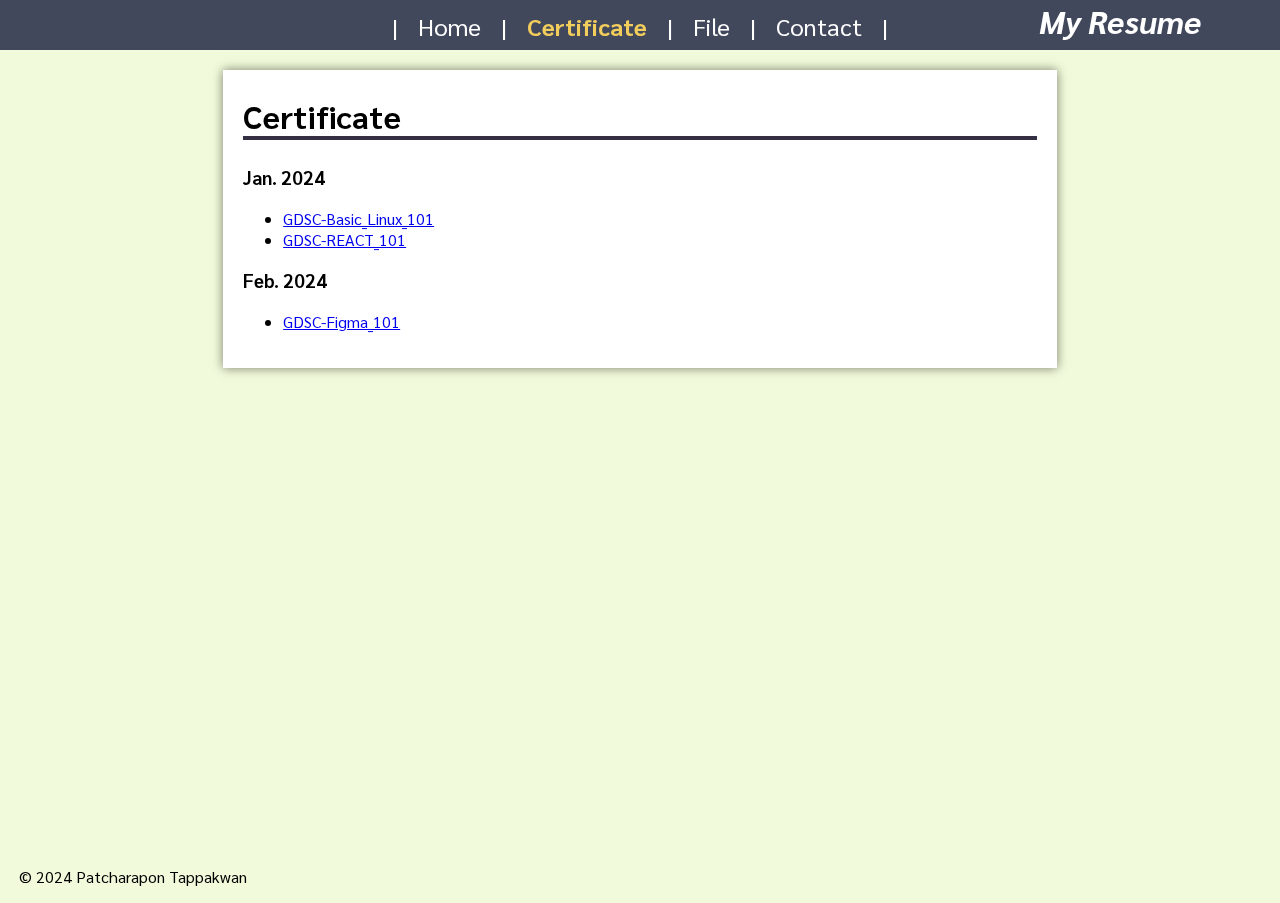
<file: certificate.html>
<!DOCTYPE html>
<html lang="en">

<head>
  <meta charset="UTF-8">
  <meta name="viewport" content="width=device-width, initial-scale=1.0">
  <title>Resume Patcharapon TU</title>

  <link rel="stylesheet" href="css/desktop.css">
  <link rel="stylesheet" href="css/mobile.css">

  <link rel="preconnect" href="https://fonts.googleapis.com">
  <link rel="preconnect" href="https://fonts.gstatic.com" crossorigin>
  <link href="https://fonts.googleapis.com/css2?family=Sarabun" rel="stylesheet">

  <script>
    function openNav() {
      document.getElementById("mySidenav").style.width = "250px";
    }
    
    function closeNav() {
      document.getElementById("mySidenav").style.width = "0";
    }
    </script>

</head>

<body>
  <header>
    <span class="hidden-pc" ><a href="javascript:void(0)" onclick="openNav()">☰</a></span>
    <div id="mySidenav">
      <ul>
        <li><a href="javascript:void(0)" class="closebtn" onclick="closeNav()">×</a></li>
        <li>|<a href="/">Home</a></li>
        <li>|<a class="b-h" href="certificate.html">Certificate</a></li>
        <li>|<a href="file.html">File</a></li>
        <li>|<a href="contact.html">Contact</a><span class="hidden-m">|</span></li>
      </ul>
    </div>
    <h1>My Resume</h1>
  </header>
    
  <div>
  <main>
    <div>
      <section class="head">
        <h1>Certificate</h1>
      </section>
      <section class="cert">
        <h3>Jan. 2024</h3>
        <ul>
          <li><a href="certificate/GDSC_basicLinux.pdf" target="_blank">
            GDSC-Basic_Linux_101</a></li>
          <li><a href="certificate/GDSC_react101.pdf" target="_blank">
            GDSC-REACT_101</a></li>
        </ul>
      </section>
      <section class="cert">
        <h3>Feb. 2024</h3>
        <ul>
            <li><a href="certificate/GDSC_figma101.png" target="_blank">
              GDSC-Figma_101</a></li>
          </ul>
      </section>
    </div>
  </main>
  
  <footer>
    <p>© 2024 Patcharapon Tappakwan</p>
  </footer>
  </div>
</body>

</html>
</file>
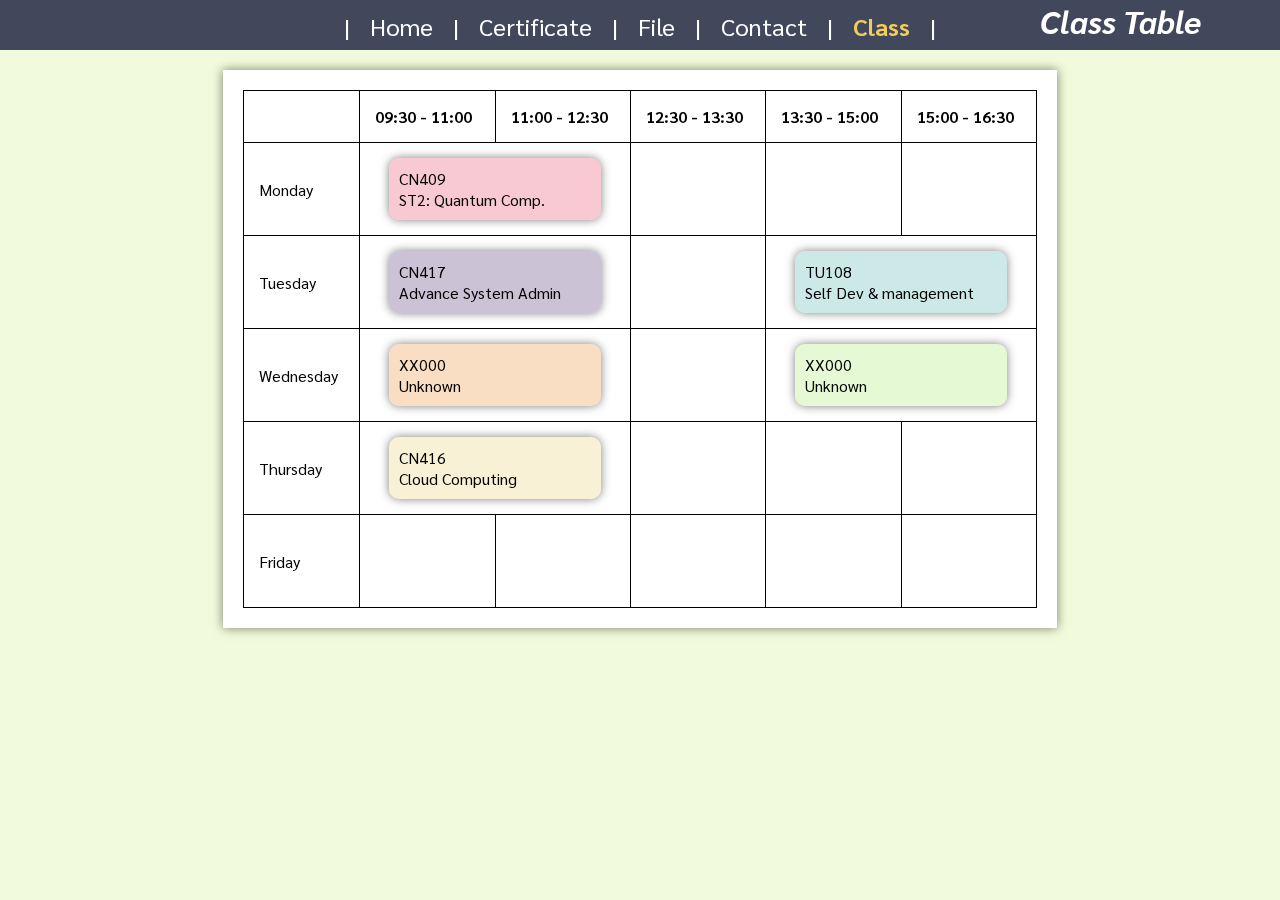
<file: class.html>
<!DOCTYPE html>
<html lang="en">
  
<head>
  <meta charset="UTF-8">
  <meta name="viewport" content="width=device-width, initial-scale=1.0">

  <link rel="icon" href="css/favicon.png">
  <title>Class Table</title>

  <link rel="stylesheet" href="css/desktop.css">
  <link rel="stylesheet" href="css/mobile.css">
  <link rel="stylesheet" href="css/table.css">

  <link rel="preconnect" href="https://fonts.googleapis.com">
  <link rel="preconnect" href="https://fonts.gstatic.com" crossorigin>
  <link href="https://fonts.googleapis.com/css2?family=Sarabun" rel="stylesheet">

  <script>
    function openNav() {
      document.getElementById("mySidenav").style.width = "250px";
    }
    
    function closeNav() {
      document.getElementById("mySidenav").style.width = "0";
    }
  </script>

</head>
<body>
    <header>
        <span class="hidden-pc" ><a href="javascript:void(0)" onclick="openNav()">☰</a></span>
        <div id="mySidenav">
        <ul>
            <li><a href="javascript:void(0)" class="closebtn" onclick="closeNav()">×</a></li>
            <li>|<a href="/">Home</a></li>
            <li>|<a href="certificate.html">Certificate</a></li>
            <li>|<a href="file.html">File</a></li>
            <li>|<a href="contact.html">Contact</a></li>
            <li>|<a class="b-h" href="class.html">Class</a><span class="hidden-m">|</span></li>
        </ul>
        </div>
        <h1>Class Table</h1>
    </header>

    <div>
      <main>
        <div>
        <table>
            <tr>
                <th></th>
                <th>09:30 - 11:00</th>
                <th>11:00 - 12:30</th>
                <th>12:30 - 13:30</th>
                <th>13:30 - 15:00</th>
                <th>15:00 - 16:30</th>
            </tr>
            <tr>
                <td>Monday</td>
                <td colspan="2">
                    <div class="course c1">
                    CN409 <br>
                    ST2: Quantum Comp.
                    </div>
                </td>
                <td></td>
                <td></td>
                <td></td>
            </tr>
            <tr>
                <td>Tuesday</td>
                <td colspan="2">
                    <div class="course c2">
                    CN417 <br>
                    Advance System Admin
                    </div>
                </td>
                <td></td>
                <td colspan="2">
                    <div class="course c3">
                    TU108 <br>
                    Self Dev & management
                    </div>
                </td>
            </tr>
            <tr>
                <td>Wednesday</td>
                <td colspan="2">
                    <div class="course c4">
                    XX000 <br>
                    Unknown
                    </div>
                </td>
                <td></td>
                <td colspan="2">
                    <div class="course c5">
                    XX000 <br>
                    Unknown
                    </div>
                </td>
            </tr>
            <tr>
                <td>Thursday</td>
                <td colspan="2">
                    <div class="course c6">
                    CN416 <br>
                    Cloud Computing
                    </div>
                </td>
                <td></td>
                <td></td>
                <td></td>
            </tr>
            <tr>
                <td>Friday</td>
                <td>
                    <div class="course hide">
                    XX000 <br>
                    Unknown
                    </div>
                </td>
                <td></td>
                <td></td>
                <td></td>
                <td></td>
            </tr>
        </table>
        </div>
      </main>
    </div>
</body>
</html>
</file>
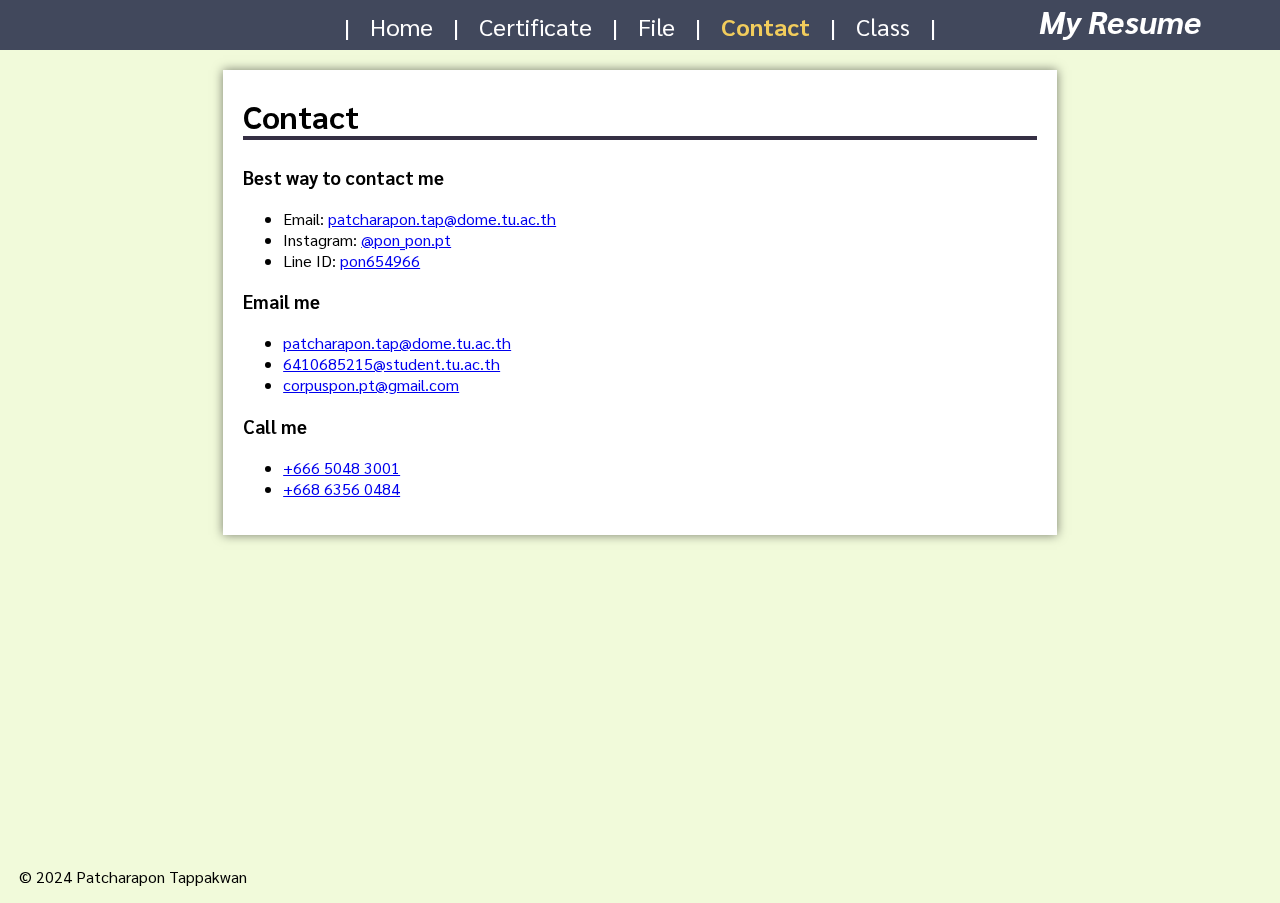
<file: contact.html>
<!DOCTYPE html>
<html lang="en">

<head>
  <meta charset="UTF-8">
  <meta name="viewport" content="width=device-width, initial-scale=1.0">
  
  <link rel="icon" href="css/favicon.png">
  <title>Resume Patcharapon TU</title>

  <link rel="stylesheet" href="css/desktop.css">
  <link rel="stylesheet" href="css/mobile.css">

  <link rel="preconnect" href="https://fonts.googleapis.com">
  <link rel="preconnect" href="https://fonts.gstatic.com" crossorigin>
  <link href="https://fonts.googleapis.com/css2?family=Sarabun" rel="stylesheet">

  <script>
    function openNav() {
      document.getElementById("mySidenav").style.width = "250px";
    }
    
    function closeNav() {
      document.getElementById("mySidenav").style.width = "0";
    }
    </script>

</head>

<body>
  <header>
    <span class="hidden-pc" ><a href="javascript:void(0)" onclick="openNav()">☰</a></span>
    <div id="mySidenav">
      <ul>
        <li><a href="javascript:void(0)" class="closebtn" onclick="closeNav()">×</a></li>
        <li>|<a href="/">Home</a></li>
        <li>|<a href="certificate.html">Certificate</a></li>
        <li>|<a href="file.html">File</a></li>
        <li>|<a class="b-h" href="contact.html">Contact</a></li>
        <li>|<a href="class.html">Class</a><span class="hidden-m">|</span></li>
      </ul>
    </div>
    <h1>My Resume</h1>
  </header>
    
  <div>
  <main>
    <div class="paper">
      <section class="head">
        <h1>Contact</h1>
      </section>
      <section class="contact">
        <h3>Best way to contact me</h3>
        <ul>
          <li>Email: <a href="mailto:patcharapon.tap@dome.tu.ac.th" target="_blank">
              patcharapon.tap@dome.tu.ac.th
            </a></li>
          <li>Instagram: <a href="https://ig.me/m/pon_pon.pt" target="_blank">
              @pon_pon.pt</a></li>
          <li>Line ID: <a href="https://line.me/ti/p/VuVf2wnX45" target="_blank">
              pon654966</a></li>
        </ul>
      </section>
      <section class="contact">
        <h3>Email me</h3>
        <ul style="list-style-type: disc;">
          <li><a href="mailto:patcharapon.tap@dome.tu.ac.th" target="_blank">
            patcharapon.tap@dome.tu.ac.th
          </a></li>
          <li><a href="mailto:6410685215@student.tu.ac.th" target="_blank">
            6410685215@student.tu.ac.th
          </a></li>
          <li><a href="mailto:corpuspon.pt@gmail.com" target="_blank">
            corpuspon.pt@gmail.com
          </a></li>
        </ul>
      </section>
      <section class="contact">
        <h3>Call me</h3>
        <ul style="list-style-type: disc;">
          <li><a href="tel:+66650483001" target="_blank">
              +666 5048 3001</a></li>
          <li><a href="tel:+66863560484" target="_blank">
              +668 6356 0484</a></li>
        </ul>
      </section>
    </div>
  </main>
  
  <footer>
    <p>© 2024 Patcharapon Tappakwan</p>
  </footer>
  </div>
</body>

</html>
</file>
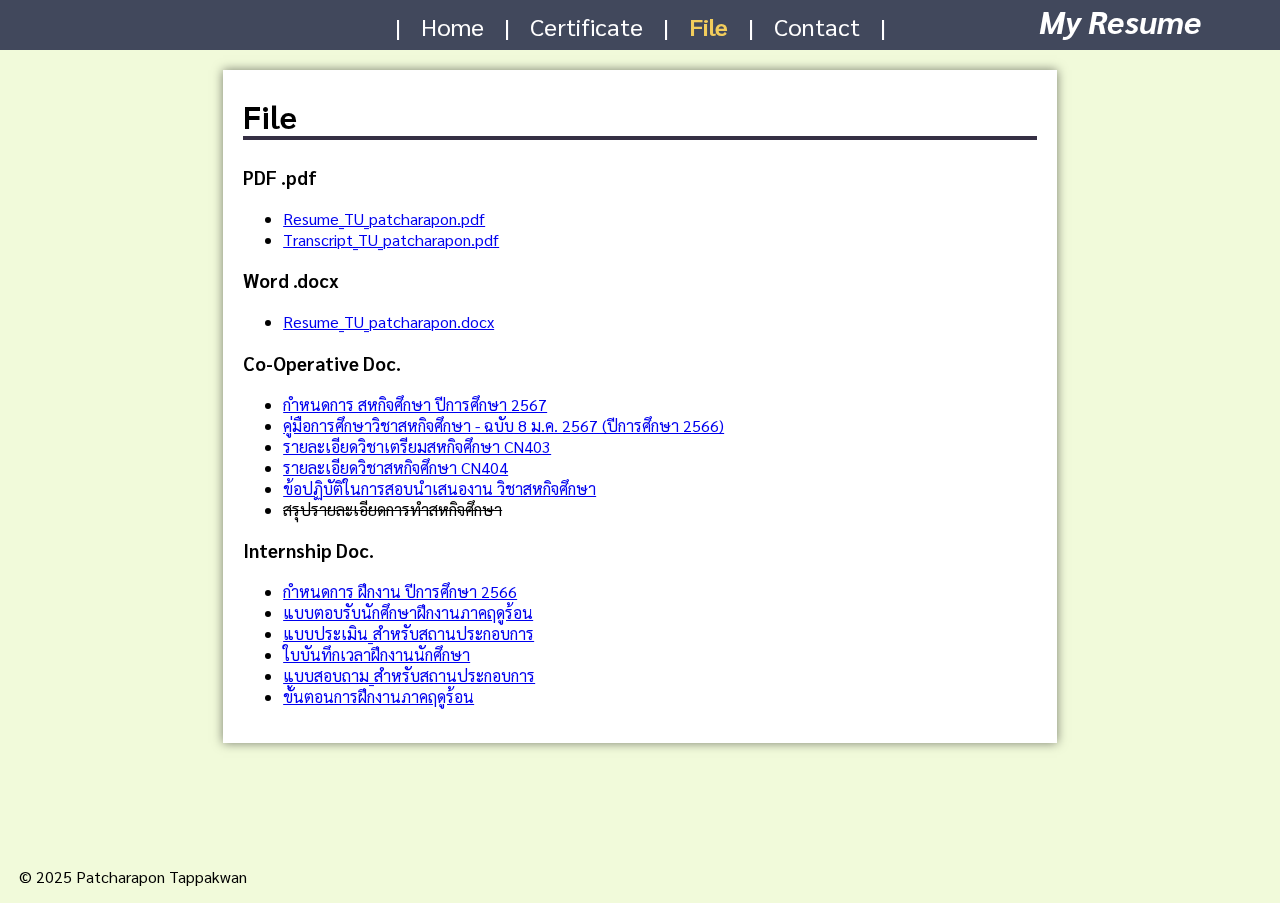
<file: file.html>
<!DOCTYPE html>
<html lang="en">

<head>
  <meta charset="UTF-8">
  <meta name="viewport" content="width=device-width, initial-scale=1.0">

  <link rel="icon" href="css/favicon.png">
  <title>Resume Patcharapon TU</title>

  <link rel="stylesheet" href="css/desktop.css">
  <link rel="stylesheet" href="css/mobile.css">
  <link rel="stylesheet" href="css/tablet.css">

  <link rel="preconnect" href="https://fonts.googleapis.com">
  <link rel="preconnect" href="https://fonts.gstatic.com" crossorigin>
  <link href="https://fonts.googleapis.com/css2?family=Sarabun" rel="stylesheet">

  <script>
    function openNav() {
      document.getElementById("mySidenav").style.width = "250px";
    }

    function closeNav() {
      document.getElementById("mySidenav").style.width = "0";
    }
    </script>

</head>

<body>
  <header>
    <span class="hidden-pc" ><a href="javascript:void(0)" onclick="openNav()">☰</a></span>
    <div id="mySidenav">
      <ul>
        <li><a href="javascript:void(0)" class="closebtn" onclick="closeNav()">×</a></li>
        <li>|<a href="/">Home</a></li>
        <li>|<a href="certificate.html">Certificate</a></li>
        <li>|<a class="b-h" href="file.html">File</a></li>
        <li>|<a href="contact.html">Contact</a><span class="hidden-m">|</span></li>
      </ul>
    </div>
    <h1>My Resume</h1>
  </header>

  <div>
  <main>
    <div>
      <section class="head">
        <h1>File</h1>
      </section>
      <section class="cert">
        <h3>PDF .pdf</h3>
        <ul>
          <li><a href="doc/Resume_TU_patcharapon.pdf" target="_blank">
            Resume_TU_patcharapon.pdf</a></li>
          <li><a href="doc/Transcript_TU_patcharapon.pdf" target="_blank">
            Transcript_TU_patcharapon.pdf</a></li>
        </ul>
      </section>
      <section class="cert">
        <h3>Word .docx</h3>
        <ul>
            <li><a href="doc/Resume_TU_patcharapon.docx" target="_blank">
              Resume_TU_patcharapon.docx</a></li>
          </ul>
      </section>
      <section class="cert">
        <h3>Co-Operative Doc.</h3>
        <ul>
            <li><a href="doc/กำหนดการ_สหกิจ_2567 - สหกิจ.pdf" target="_blank">
              กำหนดการ สหกิจศึกษา ปีการศึกษา 2567</a></li>
            <li><a href="doc/cn-cooperative-education-manual-66-1.pdf" target="_blank">
              คู่มือการศึกษาวิชาสหกิจศึกษา - ฉบับ 8 ม.ค. 2567 (ปีการศึกษา 2566)</a></li>
            <li><a href="https://web.reg.tu.ac.th/registrar/class_info_5.asp?courseid=94864&avs606474449=4" target="_blank">
              รายละเอียดวิชาเตรียมสหกิจศึกษา CN403</a></li>
            <li><a href="https://web.reg.tu.ac.th/registrar/class_info_5.asp?courseid=94865&avs606474449=8" target="_blank">
              รายละเอียดวิชาสหกิจศึกษา CN404</a></li>
            <li><a href="doc/Coop-Presentation-Exam-Guideline-66-1.pdf" target="_blank">
              ข้อปฏิบัติในการสอบนำเสนองาน วิชาสหกิจศึกษา</a></li>
            <!-- <li><a href="doc/Coop_sum.pdf" target="_blank">
              สรุปรายละเอียดการทำสหกิจศึกษา</a></li> -->
            <li><del>สรุปรายละเอียดการทำสหกิจศึกษา</del></li>
        </ul>
      </section>
      <section class="cert">
        <h3>Internship Doc.</h3>
        <ul>
            <li><a href="https://docs.google.com/spreadsheets/d/1gj9HXKOXvXrLUwm61B__2zuISwKEZMIk/edit?usp=drive_link&ouid=116205088089241168437&rtpof=true&sd=true" target="_blank">
              กำหนดการ ฝึกงาน ปีการศึกษา 2566</a></li>
            <li><a href="https://drive.google.com/file/d/10SxW7hNi-V9SyKmoYEP9JtXCbDRJCBjM/view?usp=drive_link" target="_blank">
              แบบตอบรับนักศึกษาฝึกงานภาคฤดูร้อน</a></li>
            <li><a href="https://drive.google.com/file/d/1rXjfF-Qv81WDYonnBVAAFTmXj6ZjIJJ7/view?usp=drive_link" target="_blank">
              แบบประเมิน_สำหรับสถานประกอบการ</a></li>
            <li><a href="https://drive.google.com/file/d/1jekBvNQwA1SSH7PTKhyFlPSTEg_MagMc/view?usp=drive_link" target="_blank">
              ใบบันทึกเวลาฝึกงานนักศึกษา</a></li>
            <li><a href="https://drive.google.com/file/d/1h1NCUt-XRLL-OfRtx7Yttop8oXsVaC55/view?usp=drive_link" target="_blank">
              แบบสอบถาม_สำหรับสถานประกอบการ</a></li>
            <li><a href="https://drive.google.com/file/d/1T8jHaEhui1HFfARv18kXGE_21qxuHTUF/view?usp=drive_link" target="_blank">
              ขั้นตอนการฝึกงานภาคฤดูร้อน</a></li>
          </ul>
      </section>
    </div>
  </main>

  <footer>
    <p>© 2025 Patcharapon Tappakwan</p>
  </footer>
  </div>
</body>

</html>
</file>
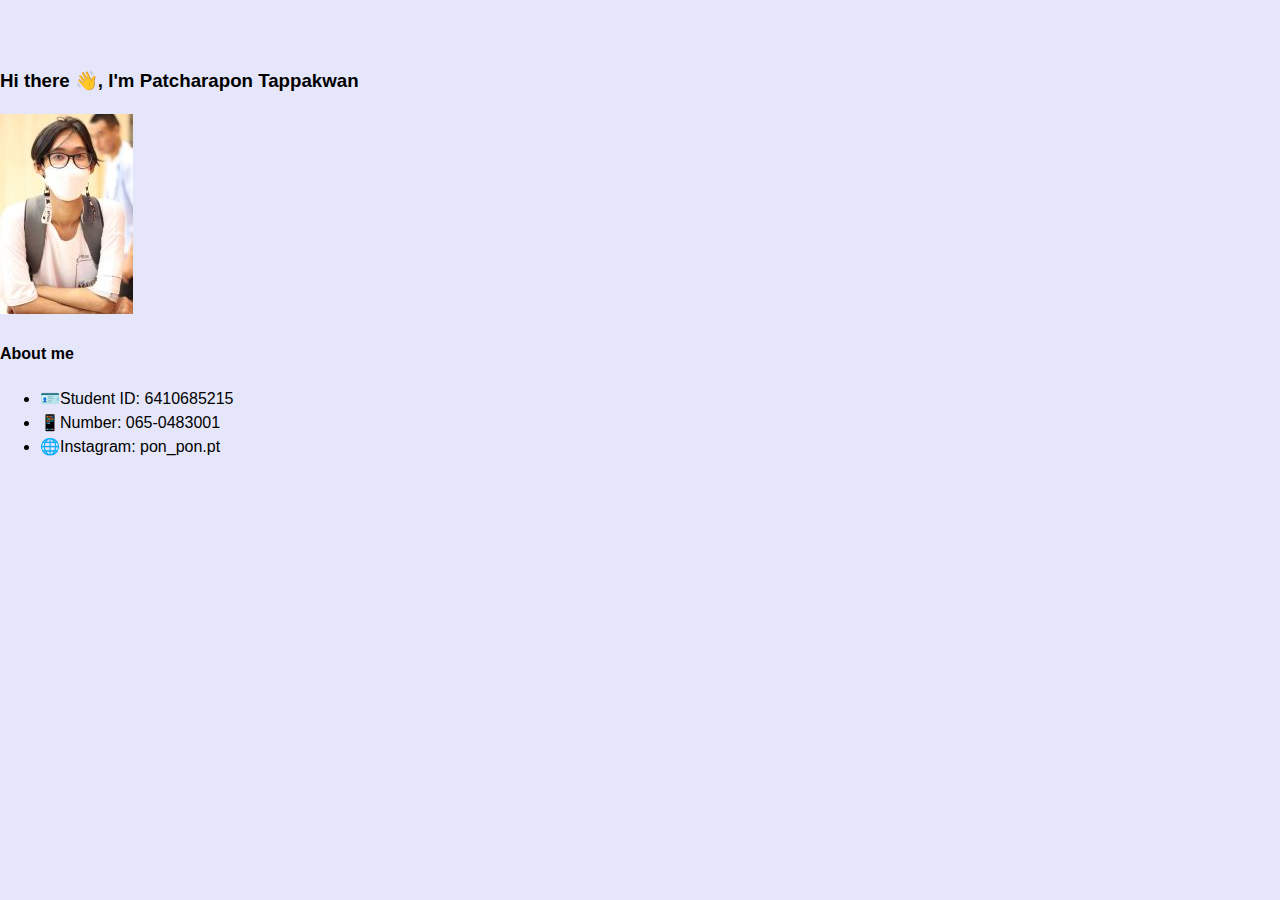
<file: init.html>
<!DOCTYPE html>
<html lang="en">

<head>
  <meta charset="UTF-8" />
  <meta name="viewport" content="width=device-width, initial-scale=1.0" />
  <meta http-equiv="X-UA-Compatible" content="ie=edge" />
  <title>About Me</title>

  <link rel="stylesheet" href="style.css">
</head>

<body>
  <h3>Hi there 👋, I'm Patcharapon Tappakwan</h3>
  <div class="wrapper">
    <img class="profile" , src="LINE_ALBUM_2022.7.9_230908.jpg" alt="My photo" />
    <h4 class="two-col">About me</h4>
    <ul class="two-col-2">
      <li>🪪Student ID: 6410685215</li>
      <li>📱Number: 065-0483001</li>
      <li>🌐Instagram: pon_pon.pt</li>
      
    </ul>
  </div>

</body>

</html>
</file>
<file: css/desktop.css>
body {
    margin: 0;
    font-family: "Sarabun", sans-serif;
    background-color: #F1FADA;
}
.tab {
    margin-left: 0.3in;
}
.b-h {
    font-weight: bolder;
    color: #F2CD5C;
}
main {
    min-height: calc(100vh - 120px);
}

@media  screen and (min-width: 1024px) and (max-width: 1440px){
    .hidden-pc{
        display: none;
    }
    .closebtn{
        display: none;
    }
    header{
        margin: 0;
        background-color: #030637BB;
        backdrop-filter: saturate(180%) blur(3px);

        width: 100dvw;
        height: 50px;
    
        position: fixed;
        top: 0;

        display: grid;
        grid-template-columns: 1fr 2fr 1fr;
    }
    header h1{
        margin: 0 auto;
        color: white;
        font-style: italic;
    }
    header ul{
        margin: 0 auto;
        padding: 0;
        padding-top: 10px;
        padding-bottom: 10px;
        width: 30px;
        list-style: none;
        display: flex;
        justify-content: center;

        font-size: 1.5rem;
        color: white;
    }
    header ul li{
        margin: 0;
        padding: 0;
    }
    header ul li a{
        margin: 0 20px;
        text-decoration: none;
        color: white;
    }
    header div{
        grid-column: 2/3;
        width: 100% !important;
    }
    header+div{
        margin-top: 50px;
    }

    main{
        padding-top: 20px;
    }
    main div{
        margin-left: auto;
        margin-right: auto;
        padding: 20px;

        width: 21cm;

        background-color: white;
        box-shadow: 0 0 10px 0 rgba(0, 0, 0, 0.5);
    }
    .head{
        margin-bottom: 25px;
        border-bottom: 4px solid #352F44;
    }
    .head h1{
        margin-top: 5px;
        margin-bottom: 0;
        font-size: 2rem;
    }
    .head p{
        margin-top: 0;
        margin-bottom: 10px;
        font-size: 1.25rem;
        color: grey;
    }
    section i{
        color: gray;
    }
    section h2{
        margin-top: 20px;
        margin-bottom: 10px;
        padding-bottom: 3px;
        border-bottom: 3px solid #5C5470;
    }
    section p{
        margin-top: 10px;
    }
    .add p{
        margin-bottom: 3px;
    }
    .add ul{
        list-style: none;
        margin: 0;
    }
    footer{
        margin-left: 0.2in;
    }
}

@media  screen and (min-width: 1441px){
    .hidden-pc{
        display: none;
    }
    .closebtn{
        display: none;
    }
    header{
        margin: 0;
        margin-left: auto;
        background-color: #030637BB;
        backdrop-filter: saturate(180%) blur(3px);

        width: 100dvw;
        height: 50px;
    
        position: fixed;
        top: 0;

        display: grid;
        grid-template-columns: 1fr 2fr 1fr;
    }
    header h1{
        margin: 0;
        color: white;
        font-style: italic;
    }
    header ul{
        margin: 0 auto;
        padding: 0;
        padding-top: 10px;
        padding-bottom: 10px;
        width: 30px;
        list-style: none;
        display: flex;
        justify-content: center;

        font-size: 1.5rem;
        color: white;
    }
    header ul li{
        margin: 0;
        padding: 0;
    }
    header ul li a{
        margin: 0 20px;
        text-decoration: none;
        color: white;
    }
    header div{
        grid-column: 2/3;
        width: 100% !important;
    }
    header+div{
        margin-top: 50px;
    }

    main{
        padding-top: 20px;
    }
    main div{
        margin-left: auto;
        margin-right: auto;
        padding: 20px;

        width: 21cm;

        background-color: white;
        box-shadow: 0 0 10px 0 rgba(0, 0, 0, 0.5);
    }
    .head{
        margin-bottom: 25px;
        border-bottom: 4px solid #352F44;
    }
    .head h1{
        margin-top: 5px;
        margin-bottom: 0;
        font-size: 2rem;
    }
    .head p{
        margin-top: 0;
        margin-bottom: 10px;
        font-size: 1.25rem;
        color: grey;
    }
    section i{
        color: gray;
    }
    section h2{
        margin-top: 20px;
        margin-bottom: 10px;
        padding-bottom: 3px;
        border-bottom: 3px solid #5C5470;
    }
    section p{
        margin-top: 10px;
    }
    .add p{
        margin-bottom: 3px;
    }
    .add ul{
        list-style: none;
        margin: 0;
    }
    footer{
        margin-left: 1in;
    }
}

.w-24cm {
    width: 24cm;
}
</file>
<file: css/mobile.css>
@media  screen and (min-width: 761px) and (max-width: 1023px){
    .hidden-pc{
        display: none;
    }
    .closebtn{
        display: none;
    }

    header{
        margin: 0;
        background-color: #030637BB;
        backdrop-filter: saturate(180%) blur(3px);

        width: 100dvw;
        height: 50px;
    
        position: fixed;
        top: 0;

        display: grid;
        grid-template-columns: 2fr 1fr;
    }
    header h1{
        margin: 0 auto;
        color: white;
        font-style: italic;
    }
    header ul{
        margin: 0 auto;
        padding: 0;
        padding-top: 10px;
        padding-bottom: 10px;
        width: 30px;
        list-style: none;
        display: flex;
        justify-content: space-around;

        font-size: 1.5rem;
        color: white;
    }
    header ul li{
        margin: 0;
        padding: 0;
    }
    header ul li a{
        margin: 0 20px;
        text-decoration: none;
        color: white;
    }
    header div{
        grid-column: 1/2;
        width: 100% !important;
    }
    header+div{
        margin-top: 50px;
    }

    main{
        padding-top: 20px;
    }
    main div{
        margin-left: auto;
        margin-right: auto;
        padding: 20px;

        width: 90dvw;

        background-color: white;
        box-shadow: 0 0 10px 0 rgba(0, 0, 0, 0.5);
    }
    .head{
        margin-bottom: 25px;
        border-bottom: 4px solid #352F44;
    }
    .head h1{
        margin-top: 5px;
        margin-bottom: 0;
        font-size: 2rem;
    }
    .head p{
        margin-top: 0;
        margin-bottom: 10px;
        font-size: 1.25rem;
        color: grey;
    }
    section i{
        color: gray;
    }
    section h2{
        margin-top: 20px;
        margin-bottom: 10px;
        padding-bottom: 3px;
        border-bottom: 3px solid #5C5470;
    }
    section p{
        margin-top: 10px;
    }
    .add p{
        margin-bottom: 3px;
    }
    .add ul{
        list-style: none;
        margin: 0;
    }
    footer{
        margin-left: 0.2in;
    }
}

@media  screen and (max-width: 760px){

    .hidden-m{
        display: none;
    }
    .closebtn{
        position: absolute;
        top: 0;
        right: 25px;
        font-size: 36px;
        margin-left: 50px;
    }
    header span{
        margin: auto 30px;
    }
    header span a{
        color: whitesmoke;
        font-size: 1.5rem;
        font-weight: bolder;
        text-decoration: none;
    }
    header{
        margin: 0;
        background-color: #030637BB;
        backdrop-filter: saturate(180%) blur(3px);

        width: 100dvw;
        height: 50px;
    
        position: fixed;
        top: 0;

        display: grid;
        grid-template-columns: 1fr 2fr;
    }
    header h1{
        margin: 0 auto;
        color: white;
        font-style: italic;
    }
    header ul{
        list-style: none;

        font-size: 1.5rem;
        color: white;
    }
    header ul li{
        margin: 0;
        padding: 0;
    }
    header ul li a{
        margin: 0 20px;
        text-decoration: none;
        color: white;
    }
    header div{
        height: 100vh;
        width: 0;
        position: fixed;
        z-index: 1;
        background-color: #030637CC;
        overflow-x: hidden;
        padding-top: 60px;
    }
    header+div{
        margin-top: 50px;
    }

    main{
        padding-top: 20px;
    }
    main div{
        margin-left: auto;
        margin-right: auto;
        padding: 20px;

        width: 90dvw;

        background-color: white;
        box-shadow: 0 0 10px 0 rgba(0, 0, 0, 0.5);
    }
    .head{
        margin-bottom: 25px;
        border-bottom: 4px solid #352F44;
    }
    .head h1{
        margin-top: 5px;
        margin-bottom: 0;
        font-size: 2rem;
    }
    .head p{
        margin-top: 0;
        margin-bottom: 10px;
        font-size: 1.25rem;
        color: grey;
    }
    section i{
        color: gray;
    }
    section h2{
        margin-top: 20px;
        margin-bottom: 10px;
        padding-bottom: 3px;
        border-bottom: 3px solid #5C5470;
    }
    section p{
        margin-top: 10px;
    }
    .add p{
        margin-bottom: 3px;
    }
    .add ul{
        list-style: none;
        margin: 0;
    }
    footer{
        margin-left: 0.2in;
    }
}
</file>
<file: css/tablet.css>
@media  screen and (min-width: 812px) and (max-width: 1023px){
    .hidden-pc{
        display: none;
    }
    .closebtn{
        display: none;
    }

    header{
        margin: 0;
        background-color: #030637BB;
        backdrop-filter: saturate(180%) blur(3px);

        width: 100dvw;
        height: 50px;

        position: fixed;
        top: 0;

        display: grid;
        grid-template-columns: 2fr 1fr;
    }
    header h1{
        margin: 0 auto;
        color: white;
        font-style: italic;
    }
    header ul{
        margin: 0 auto;
        margin-left: 10px;
        padding: 0;
        padding-top: 10px;
        padding-bottom: 10px;
        width: 30px;
        list-style: none;
        display: flex;
        justify-content: space-around;

        font-size: 1.5rem;
        color: white;
    }
    header ul li{
        margin: 0;
        padding: 0;
    }
    header ul li a{
        margin: 0 20px;
        text-decoration: none;
        color: white;
    }
    header div{
        grid-column: 1/2;
        width: 100% !important;
    }
    header+div{
        margin-top: 50px;
    }

    main{
        padding-top: 20px;
    }
    main div{
        margin-left: auto;
        margin-right: auto;
        padding: 20px;

        width: 90dvw;

        background-color: white;
        box-shadow: 0 0 10px 0 rgba(0, 0, 0, 0.5);
    }
    .head{
        margin-bottom: 25px;
        border-bottom: 4px solid #352F44;
    }
    .head h1{
        margin-top: 5px;
        margin-bottom: 0;
        font-size: 2rem;
    }
    .head p{
        margin-top: 0;
        margin-bottom: 10px;
        font-size: 1.25rem;
        color: grey;
    }
    section i{
        color: gray;
    }
    section h2{
        margin-top: 20px;
        margin-bottom: 10px;
        padding-bottom: 3px;
        border-bottom: 3px solid #5C5470;
    }
    section p{
        margin-top: 10px;
    }
    .add p{
        margin-bottom: 3px;
    }
    .add ul{
        list-style: none;
        margin: 0;
    }
    footer{
        margin-left: 0.2in;
    }
}
</file>
<file: citydata/styles.css>
* {
    margin: 0;
    padding: 0;
    box-sizing: border-box;
    font-family: 'Kanit', sans-serif;
}
body {
    background-color: #fdfdfd;
}

/* header */
header {
    display: flex;
    justify-content: space-between;
    align-items: center;
    padding: 1rem 2.5rem;
    background-color: white;
    box-shadow: 0 2px 4px rgba(0, 0, 0, 0.1);

    position: fixed;
    top: 0;
    min-width: 100vw;
    z-index: 1000;
}
.org-menu {
    align-items: center;
}
.org-menu div {
    display: flex;
    justify-items: center;
}
.org-menu div img {
    width: 50px;
    height: 50px;
    margin-right: 1rem;
}
.org-menu div h1 {
    display: flex;
    align-items: center;
}

.main-nav {
    display: flex;
}
.main-nav ul {
    list-style: none;
}
.logout-btn {
    display: inline;
    padding: 16px 0px;
    margin-inline: 0.5rem;
    border-radius: 12px;
    background-color: gold;
    box-shadow: 0 2px 4px rgba(0, 0, 0, 0.1);
}
.logout-btn:hover {
    background-color: #ffcc00;
    box-shadow: inset 0 2px 4px rgba(0, 0, 0, 0.2);
}
.nav-btn {
    display: inline;
    padding: 16px 0px;
    border-radius: 12px;
}
.nav-btn:hover {
    background-color: #f1f1f1;
}
.main-nav a {
    text-decoration: none;
    color: #333;
    font-size: 1.2rem;
    font-weight: 500;
    padding: 16px 16px;
}

.point {
    display: inline;
    padding: 16px 0px;
    margin-inline: 0.5rem;
    border-radius: 12px;
    background-color: lemonchiffon;
}


/* main */
main {
    margin-top: 5rem;
    padding: 2rem 2.5rem;
}
.action-sec-join {
    display: flex;
    justify-content: flex-start;
    align-items: center;
    margin-top: 1rem;
}
.action-sec-join a {
    text-decoration: none;
    color: #333;
    font-size: 1.2rem;
    font-weight: 500;
    padding: 16px 20px;
    margin-inline: 0.5rem;
    border-radius: 12px;
    background-color: #eeeeee;
}
.action-sec-join a:hover {
    background-color: #e1e1e1;
    transform: scale(1.05);
}
.btn-sec-join {
    display: flex;
    justify-content: center;
    align-items: center;
}
.btn-sec-join p {
    margin-left: 1rem;
}
.main-sec-join {
    padding-bottom: 1rem;
    border-bottom: #333 1px solid;
}


.main-sec-org {
    margin-top: 1rem;
}
.search-sec-org {
    display: flex;
    margin-top: 1.5rem;
    margin-bottom: 1rem;
}
.search-sec-org input {
    padding: 8px 20px;
    margin-inline: 1rem;
    border-radius: 12px;
    border: 1px solid #f1f1f1;
    max-width: 800px;
    width: 40vw;
    box-shadow: inset 0 2px 4px rgba(0, 0, 0, 0.1);
}
.search-sec-org input:focus {
    outline: none;
    border: 1px solid DeepSkyBlue;
    box-shadow: 0 0 10px 1px LightSkyBlue;
}
.search-sec-org button {
    display: flex;
    padding: 8px 20px;
    margin-inline: 0.5rem;
    border-radius: 12px;
    background-color: DeepSkyBlue;
    border: none;
    box-shadow: 0 0 10px 1px LightSkyBlue;
    color: white;
}
.search-sec-org button:hover {
    transform: scale(1.05);
}

/* org card */
.sec-org-card {
    display: grid; 
    grid-template-columns: repeat(auto-fill, 200px); 
    justify-content: space-between;
    grid-gap: 24px; 
}
.org-card {
    width: 192px; 
    height: 288px; 
    padding: 2.5rem 1rem;
    background-color: linen;
    box-shadow: 0 2px 4px rgba(0, 0, 0, 0.1);
    border-radius: 12px;
    display: flex; 
    flex-direction: column;
    justify-content: center;
    align-items: center;
}
.sec-org-card a {
    text-decoration: none;
    color: #333;
    width: 192px; 
    height: 288px; 
    padding: 2.5rem 1rem;
    display: flex; 
    flex-direction: column;
    justify-content: center;
    align-items: center;
}

.org-card img {
    width: 100px;
    height: 100px;
    border-radius: 20px;
}
.org-card-info {
    display: flex;
    flex-direction: column;
    margin-top: 0.5rem;
}
.org-card-action {
    margin-top: 0.5rem;
}

.org-card:hover {
    transform: scale(1.05);
}
.btn-org-card {
    display: flex;
    justify-content: center;
    align-items: center;
    margin-top: 1rem;
    background-color: BurlyWood;
    color: DarkSlateGray;
    padding: 16px 20px;
    border-radius: 12px;
    font-size: 1rem;
    font-weight: 500;
}
.btn-org-card p {
    margin-left: 1rem;
}
</file>
<file: citydata/modal.css>
html,
body {
    min-height: 100%;
    background-size: cover;
    background-position: top center;

    &.modal-active {
        overflow: hidden;
    }
}

#modal-container {
    position: fixed;
    display: table;
    height: 100%;
    width: 100%;
    top: 0;
    left: 0;
    transform: scale(0);
    z-index: 10;

    &.fondue-help-join {
        transform: scale(1);

        .modal-background {
            background: rgba(0, 0, 0, .0);
            animation: fadeIn .5s cubic-bezier(0.165, 0.840, 0.440, 1.000) forwards;

            .modal {
                opacity: 0;
                animation: scaleUp .5s cubic-bezier(0.165, 0.840, 0.440, 1.000) forwards;
            }
        }

        &.out {
            animation: quickScaleDown 0s .5s linear forwards;

            .modal-background {
                animation: fadeOut .5s cubic-bezier(0.165, 0.840, 0.440, 1.000) forwards;

                .modal {
                    animation: scaleDown .5s cubic-bezier(0.165, 0.840, 0.440, 1.000) forwards;
                }
            }
        }
    }

    .modal-background {
        display: table-cell;
        background: rgba(0, 0, 0, .8);
        vertical-align: middle;
        justify-items: center;

        .modal {
            background: white;
            padding: 24px;
            display: flex;
            border-radius: 12px;
            position: relative;
            flex-direction: column;
            max-width: 850px;
            justify-self: center;

            h2 {
                font-size: 1rem;
                line-height: 25px;
                margin-bottom: 15px;
            }

            p {
                font-size: 0.8rem;
                line-height: 22px;
                text-align: start;
                max-width: 400px;
                margin-left: 50px;
            }

            a {
                text-decoration: none;
            }

            .btn-fondue-help {
                display: flex;
                justify-content: center;
                align-items: center;
                margin-top: 1rem;
                background-color: LimeGreen;
                color: white;
                padding: 16px 20px;
                border-radius: 12px;
                font-size: 1rem;
                font-weight: 500;
                cursor: pointer;
            }
            .btn-fondue-help p {
                margin-left: 1rem;
            }

            .btn-fondue-help:hover {
                background-color: green;
                color: white;
            }
        }
    }
}

@keyframes fadeIn {
    0% {
        background: rgba(0, 0, 0, .0);
    }

    100% {
        background: rgba(0, 0, 0, .7);
    }
}

@keyframes fadeOut {
    0% {
        background: rgba(0, 0, 0, .7);
    }

    100% {
        background: rgba(0, 0, 0, .0);
    }
}

@keyframes scaleUp {
    0% {
        transform: scale(.8) translateY(1000px);
        opacity: 0;
    }

    100% {
        transform: scale(1) translateY(0px);
        opacity: 1;
    }
}

@keyframes scaleDown {
    0% {
        transform: scale(1) translateY(0px);
        opacity: 1;
    }

    100% {
        transform: scale(.8) translateY(1000px);
        opacity: 0;
    }
}

@keyframes quickScaleDown {
    0% {
        transform: scale(1);
    }

    99.9% {
        transform: scale(1);
    }

    100% {
        transform: scale(0);
    }
}
</file>
<file: pond-kridsada/css/style.css>
@import url('https://fonts.googleapis.com/css?family=Indie+Flower');
@import url('https://fonts.googleapis.com/css?family=Amatic+SC');

body {
	font-family: 'Indie Flower', cursive !important;
    background: #FDE3A7; /*CAPE HONEY*/
	margin: 0px;
	padding: 0px;
}

::selection {
	background: transparent;
}

h1 {
    font-size: 50px;
    line-height: 1px;
    font-family: 'Amatic SC', cursive !important;
    text-align: center;
    margin-bottom: 5px;
}

h2 {
	font-size: 40px;
	line-height: 1px;
	font-family: 'Amatic SC', cursive !important;
	text-align: center;
	margin-bottom: 5px;
}

h3{
	font-size: 30px;
	line-height: 1px;
	font-family: 'Amatic SC', cursive !important;
	text-align: center;
	margin-bottom: 40px;
}

.color1{color:#1BBC9B}/*MOUNTAIN MEADOW*/
.color2{color:#C0392B/*TALL POPPY*/}


.card {
	color: #013243; /*SHERPA BLUE*/
	position: fixed;
	top: 50%;
	left: 50%;
	width: 300px;
	height: 400px;
	background: white;
	transform-style: preserve-3d;
	transform: translate(-50%,-50%) perspective(2000px);
	box-shadow: inset 300px 0 50px rgba(0,0,0,.5), 20px 0 60px rgba(0,0,0,.5);
	transition: 1s;
}

.card:hover {
	transform: translate(-50%,-50%) perspective(2000px) rotate(15deg) scale(1.2);
	box-shadow: inset 20px 0 50px rgba(0,0,0,.35), 0 10px 100px rgba(0,0,0,.5);
}

.card:before {
	position: absolute;
	top: -5px;
	left: 0;
	width: 100%;
	height: 5px;
	background: #BAC1BA;
	transform-origin: bottom;
	transform: skewX(-45deg);
}

.card:after {
	position: absolute;
	top: 0;
	right: -5px;
	width: 5px;
	height: 100%;
	background: #92A29C;
	transform-origin: left;
	transform: skewY(-45deg);
}

.card .imgBox {
	width: 100%;
	height: 100%;
	position: relative;
	transform-origin: left;
	transition: .7s;
}

.card .bark {
	position: absolute;
	background: white;
	width: 100%;
	height: 100%;
	opacity: 0;
	transition: .7s;
}

.card .imgBox .cover {
    background-color: white;
    min-height: 400px;
    display: grid;
}

.card .imgBox img {
	max-width: 250px;
    justify-self: center;
    align-self: center;
}

.card:hover .imgBox {
	transform: rotateY(-135deg);
}

.card:hover .bark {
	opacity: 1;
	transition: .6s;
    box-shadow: 300px 200px 100px rgba(0, 0, 0, .25) inset;
}

.card .details {
	position: absolute;
	top: 0;
	left: 0;
	box-sizing: border-box;
	padding: 0 0 0 10px;
	z-index: -1;
	margin-top: 20px;
}

.card .details p {
	font-size: 15px;
	transform: rotate(-10deg);
	padding: 0 0 0 15px;
	margin: 0;
}

.text-right {
	text-align: right;
}

.space-40 {
	margin-left: 40px;
}
.space-20 {
	margin-left: 20px;
}
.space-10 {
	margin-left: 10px;
}
.space-5 {
	margin-left: 5px;
}
.space-3 {
	margin-left: 3px;
}
</file>
<file: css/table.css>
@media screen and (max-width: 760px){
    main {
        position: relative;
        overflow: scroll;
    }
    
    main div {
        width: max-content;
    }
}

table, th, td {
    border: 1px solid black;
    border-collapse: collapse;
}

th, td {
    padding: 15px;
    text-align: left;
}

table {
    width: 100%;
}

td div.course {
    width: 80%;
    border-radius: 10px;
    padding: 10px;
}

.c1 {
    background-color: #F38BA077;
}
.c2 {
    background-color: #907FA477;
}
.c3 {
    background-color: #94D0CC77;
}
.c4 {
    background-color: #F2B88077;
}
.c5 {
    background-color: #caf2a477;
}
.c6 {
    background-color: #F2E1A477;
}

.hide {
    color: #FFFFFFFF;
    background-color: #FFFFFFFF;
    box-shadow: none;
}
</file>
<file: style.css>
html {
    font-size: 100%;
    font-family: sans-serif;
}
body {
    margin: 0;
    padding-top: 0.5in;
    font-size: 1em;
    line-height: 1.5;
    background-color: lavender;
}

/* grid layout */
.container {
    width: 21cm;
    display: grid;
    grid-template-areas: 
        "header"
        "information"
        "objectives"
        "education"
        "experience"
        "activities"
        "additional";

    margin-left: auto;
    margin-right: auto;
    padding-left: 20px;
    padding-right: 20px;

    background-color: white;
    box-shadow: 0 0 10px 0 rgba(0, 0, 0, 0.5);
}
header {
    grid-area: header;
}
.info {
    grid-area: information;
}
.obj {
    grid-area: objectives;
}
.edu {
    grid-area: education;
}
.exp {
    grid-area: experience;
}
.act {
    grid-area: activities;
}
.add {
    grid-area: additional;
}
footer {
    width: 21cm;
    margin-left: auto;
    margin-right: auto;
    text-align: end;
}

/* text */
h2 {
    border-bottom: 3px solid #000;
    padding-bottom: 2px;
}
p i {
    color: darkgray;
}

/* list */
.add ul {
    list-style-type: none;
}

/* space */
.tab {
    display: inline-block;
    width: 40px;
}
h2 {
    margin-top: 4px;
    margin-bottom: 16px;
}

/* header */
header h1 {
    margin-top: 30px;
    margin-bottom: 0;
}
header h3 {
    margin-top: 0;
    margin-bottom: 16px;
    font-weight: normal;
    font-family: "Sarabun", sans-serif;
}

/* additional */
.add p {
    margin-bottom: 0;
}
.add ul{
    margin-top: 5px;
}
</file>
